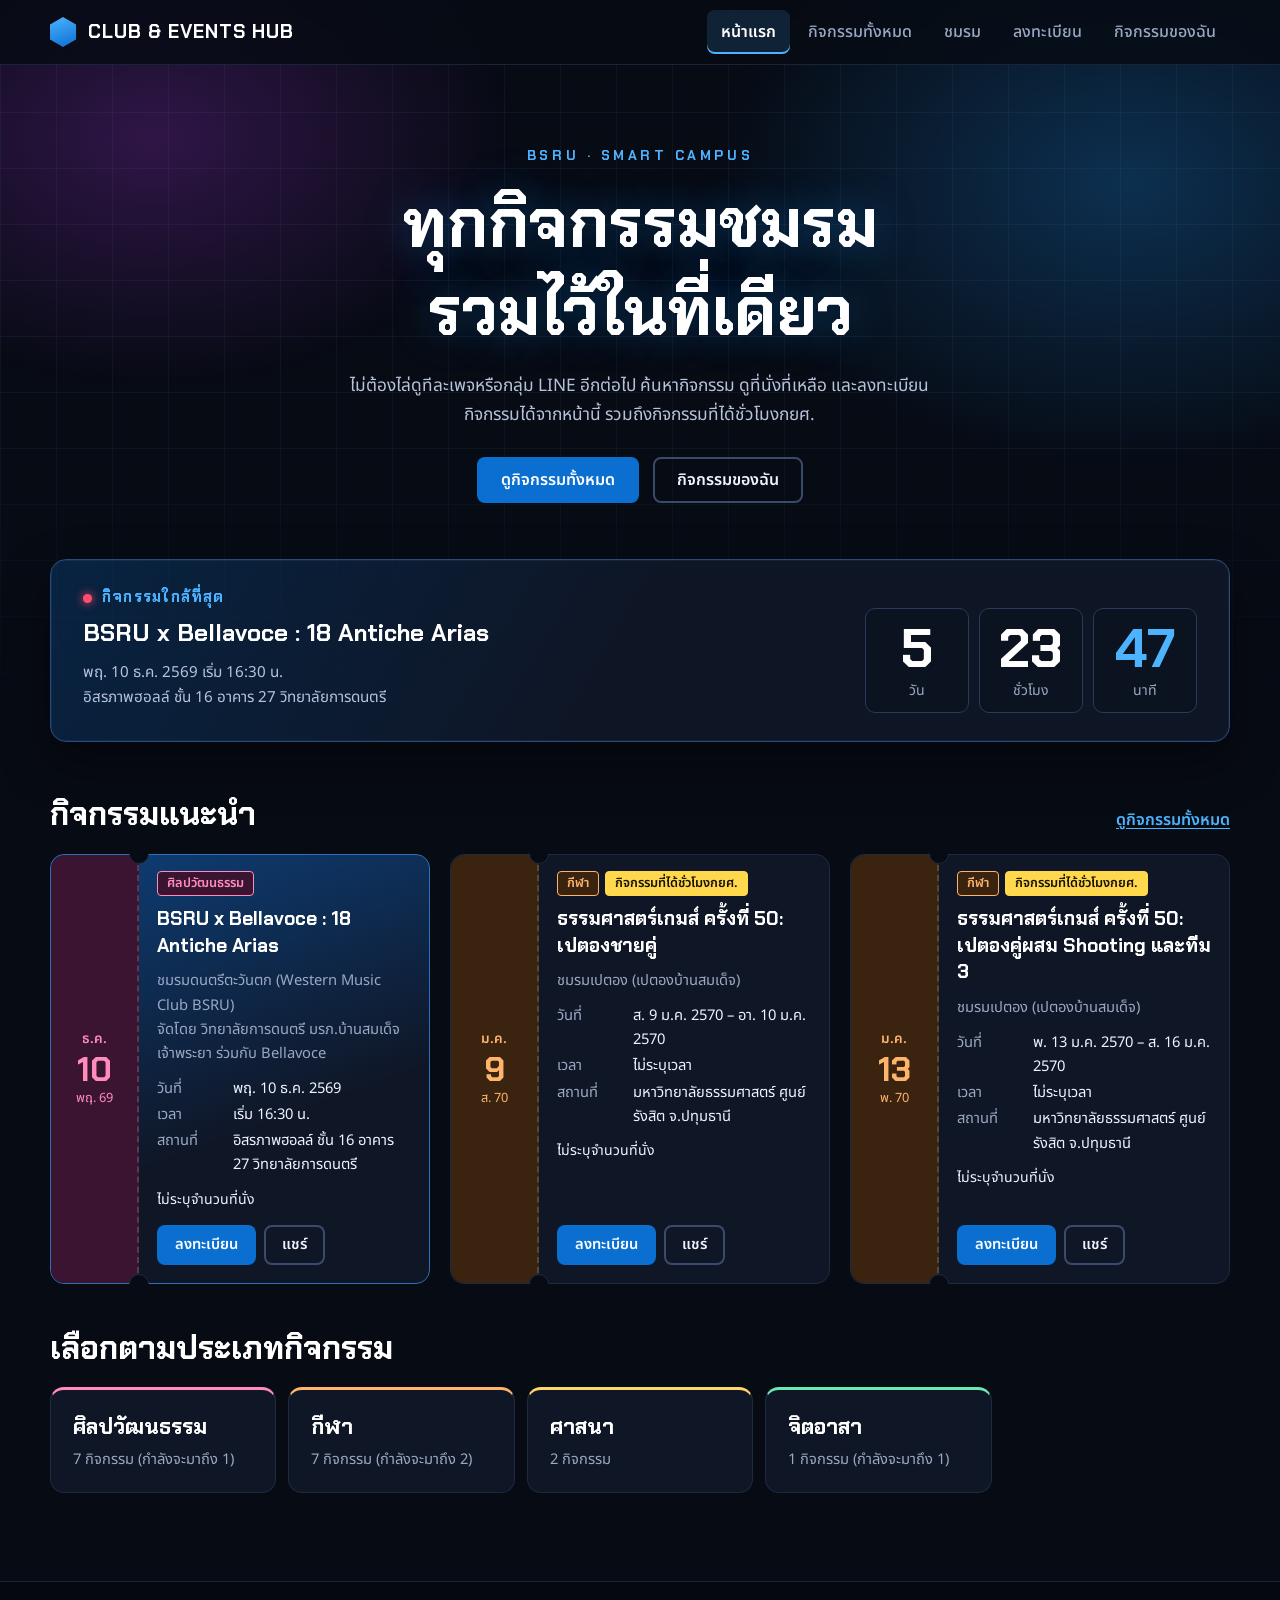
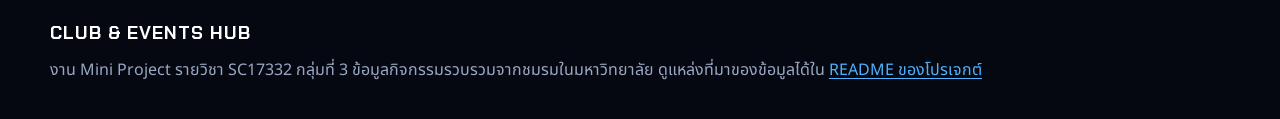
<file: index.html>
<!DOCTYPE html>
<!--
  =========================================================
  index.html — หน้าแรก Club & Events Hub
  รายวิชา SC17332 · Mini Project Smart Campus · กลุ่มที่ 3

  หน้านี้ทำอะไร
    1) นับถอยหลังถึงกิจกรรมถัดไป (F6)
       ถ้าเคยลงทะเบียนไว้ → นับถึงกิจกรรมถัดไปของฉัน
       ถ้ายังไม่เคย       → นับถึงกิจกรรมที่ใกล้ที่สุด
    2) กิจกรรมแนะนำ (กิจกรรมที่ featured = true ใน data/events.json)
    3) ลิงก์ลัดไปหน้ากิจกรรมแบบกรองตามประเภท

  ไฟล์ JavaScript ของหน้านี้: js/home.js (ใช้ฟังก์ชันร่วมจาก js/common.js)
  จุดที่ JavaScript เติมเนื้อหาให้มีคำว่า [JS] กำกับไว้ใน comment
  =========================================================
-->
<html lang="th">
<head>
  <meta charset="UTF-8">
  <meta name="viewport" content="width=device-width, initial-scale=1.0">
  <title>Club &amp; Events Hub — รวมกิจกรรมชมรมในมหาวิทยาลัย</title>
  <meta name="description" content="รวมกิจกรรมชมรมในมหาวิทยาลัย ค้นหา ลงทะเบียน และติดตามกิจกรรม รวมถึงกิจกรรมที่ได้ชั่วโมงกยศ.">

  <!-- ฟอนต์ Noto Sans Thai (เนื้อหา) และ Chakra Petch (หัวข้อ) เก็บไว้ในโฟลเดอร์ fonts/ ของเว็บเอง
       ไม่ต้องรอโหลด CSS จาก Google Fonts ก่อน หน้าเว็บจึงแสดงเร็วขึ้น (คะแนน Performance ใน Lighthouse)
       preload = บอกเบราว์เซอร์ให้เริ่มโหลดไฟล์ฟอนต์ทันที ส่วน @font-face อยู่ใน css/style.css -->
  <link rel="preload" href="fonts/chakra-petch-700-thai.woff2" as="font" type="font/woff2" crossorigin>
  <link rel="preload" href="fonts/noto-sans-thai-thai.woff2" as="font" type="font/woff2" crossorigin>
  <link rel="preload" href="fonts/noto-sans-thai-latin.woff2" as="font" type="font/woff2" crossorigin>
  <link rel="preload" href="fonts/chakra-petch-700-latin.woff2" as="font" type="font/woff2" crossorigin>

  <!-- CSS ไฟล์เดียวใช้ทุกหน้า (ข้อ T4: ห้าม inline style) -->
  <link rel="icon" href="images/favicon.svg" type="image/svg+xml">
  <link rel="stylesheet" href="css/style.css">
</head>
<body data-page="home">

  <!-- ลิงก์ข้ามเมนู: กด Tab ครั้งแรกจะเห็น ช่วยผู้ใช้คีย์บอร์ดไม่ต้องกด Tab ผ่านเมนูทุกครั้ง -->
  <a class="skip-link" href="#main">ข้ามไปเนื้อหาหลัก</a>

  <!-- ===== HEADER (เหมือนกันทุกหน้า ต่างกันแค่ aria-current) ===== -->
  <header class="site-header">
    <div class="container header-inner">
      <a class="logo" href="index.html">Club &amp; Events Hub</a>

      <!-- aria-current="page" บอกโปรแกรมอ่านหน้าจอว่าตอนนี้อยู่หน้าไหน และ CSS ใช้ทำเส้นใต้ค้าง -->
      <nav aria-label="เมนูหลัก">
        <ul class="nav-links">
          <li><a href="index.html" aria-current="page">หน้าแรก</a></li>
          <li><a href="events.html">กิจกรรมทั้งหมด</a></li>
          <li><a href="clubs.html">ชมรม</a></li>
          <li><a href="register.html">ลงทะเบียน</a></li>
          <!-- [JS] ตัวเลขจำนวนกิจกรรมที่ลงทะเบียนไว้ common.js อัปเดตจาก localStorage -->
          <li><a href="my-events.html">กิจกรรมของฉัน <span class="nav-badge" id="my-count" hidden>0</span></a></li>
        </ul>
      </nav>
    </div>
  </header>

  <main id="main">

    <!-- ===== HERO: ข้อความต้อนรับ + นับถอยหลัง ===== -->
    <section class="hero container" aria-labelledby="hero-title">
      <div class="hero-text">
        <p class="eyebrow">BSRU · SMART CAMPUS</p>
        <h1 id="hero-title">ทุกกิจกรรมชมรม<br>รวมไว้ในที่เดียว</h1>
        <p class="hero-lead">
          ไม่ต้องไล่ดูทีละเพจหรือกลุ่ม LINE อีกต่อไป ค้นหากิจกรรม ดูที่นั่งที่เหลือ
          และลงทะเบียนกิจกรรมได้จากหน้านี้ รวมถึงกิจกรรมที่ได้ชั่วโมงกยศ.
        </p>
        <div class="hero-actions">
          <a class="btn btn-primary" href="events.html">ดูกิจกรรมทั้งหมด</a>
          <a class="btn btn-ghost" href="my-events.html">กิจกรรมของฉัน</a>
        </div>
      </div>

      <!-- [JS] กล่องนับถอยหลัง (F6)
           common.js ฟังก์ชัน renderCountdown() เติมชื่อกิจกรรม วันเวลา และตัวเลข
           แล้วใช้ setInterval อัปเดตทุก 1 วินาที -->
      <section class="countdown-card" aria-labelledby="countdown-title">
        <h2 id="countdown-title" class="countdown-label">กิจกรรมใกล้ที่สุด</h2>
        <div id="countdown-box" aria-busy="true">
          <p class="countdown-status">กำลังโหลดกิจกรรม…</p>
        </div>
      </section>
    </section>

    <!-- ===== กิจกรรมแนะนำ ===== -->
    <section class="section container" aria-labelledby="featured-title">
      <div class="section-head">
        <h2 id="featured-title">กิจกรรมแนะนำ</h2>
        <a class="text-link" href="events.html">ดูกิจกรรมทั้งหมด</a>
      </div>

      <!-- [JS] การ์ดกิจกรรมสร้างจากข้อมูลใน data/events.json (F1) -->
      <div class="ticket-grid" id="featured-grid" aria-busy="true">
        <p class="grid-message">กำลังโหลดกิจกรรม…</p>
      </div>

      <noscript>
        <p class="grid-message">กรุณาเปิดใช้ JavaScript เพื่อดูรายการกิจกรรม</p>
      </noscript>
    </section>

    <!-- ===== เลือกตามประเภท ===== -->
    <section class="section container" aria-labelledby="types-title">
      <div class="section-head">
        <h2 id="types-title">เลือกตามประเภทกิจกรรม</h2>
      </div>
      <!-- [JS] สร้างลิงก์จากประเภทที่มีจริงในข้อมูล เช่น events.html?type=จิตอาสา -->
      <ul class="type-links" id="type-links"></ul>
    </section>

  </main>

  <!-- ===== FOOTER (เหมือนกันทุกหน้า) ===== -->
  <footer class="site-footer">
    <div class="container footer-inner">
      <p class="footer-title">Club &amp; Events Hub</p>
      <p>
        งาน Mini Project รายวิชา SC17332 กลุ่มที่ 3 ข้อมูลกิจกรรมรวบรวมจากชมรมในมหาวิทยาลัย
        ดูแหล่งที่มาของข้อมูลได้ใน
        <a href="https://github.com/lnwNika/smart-campus-club-events-hub#readme">README ของโปรเจกต์</a>
      </p>
    </div>
  </footer>

  <!-- [JS] กล่องแจ้งเตือนมุมล่าง role="status" ให้โปรแกรมอ่านหน้าจออ่านเมื่อข้อความเปลี่ยน -->
  <div class="notice" id="notice" role="status" aria-live="polite"></div>

  <!-- JavaScript: common.js ก่อน (ฟังก์ชันที่ใช้ร่วมกันทุกหน้า) แล้วตามด้วยไฟล์ของหน้านี้ -->
  <script src="js/common.js"></script>
  <script src="js/home.js"></script>
</body>
</html>
</file>
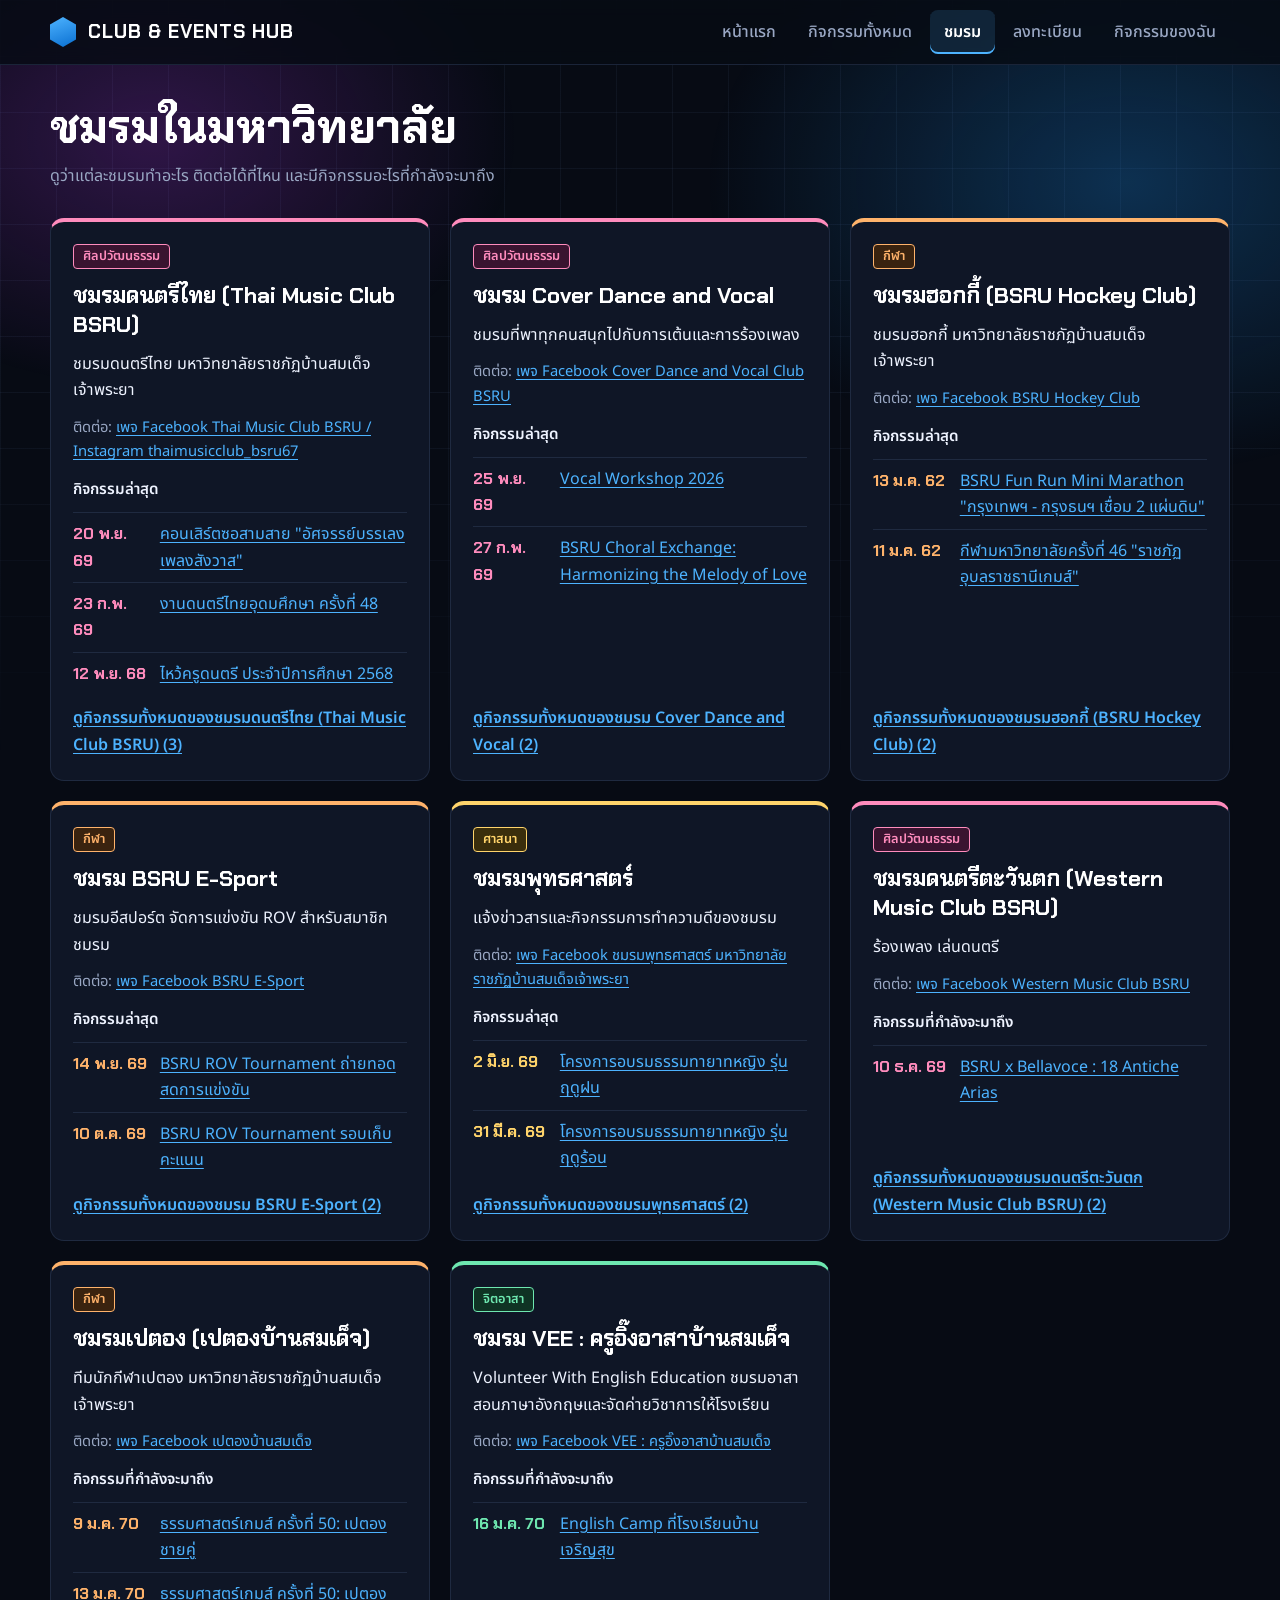
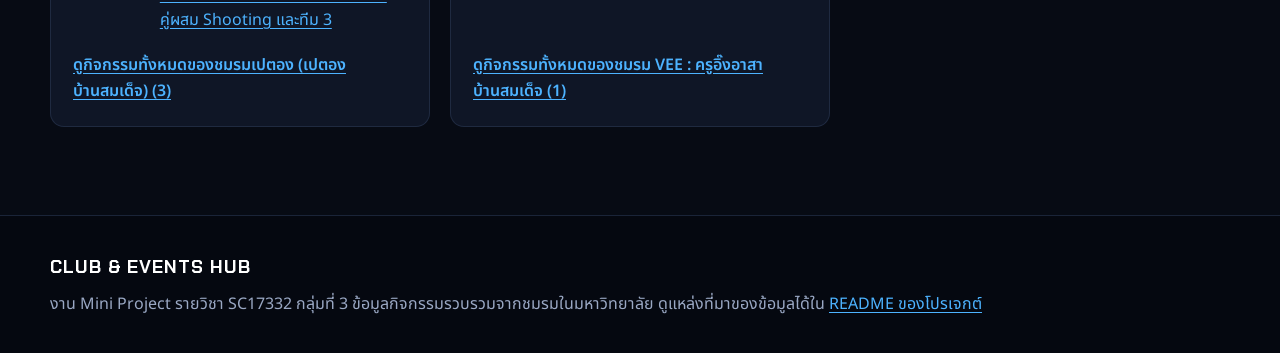
<file: clubs.html>
<!DOCTYPE html>
<!--
  =========================================================
  clubs.html — รายชื่อชมรมและกิจกรรมของแต่ละชมรม
  JavaScript: js/clubs.js
  การ์ดชมรมทั้งหมดสร้างจาก clubs และ events ใน data/events.json
  =========================================================
-->
<html lang="th">
<head>
  <meta charset="UTF-8">
  <meta name="viewport" content="width=device-width, initial-scale=1.0">
  <title>ชมรม — Club &amp; Events Hub</title>
  <meta name="description" content="รายชื่อชมรมในมหาวิทยาลัยและกิจกรรมที่กำลังจะมาถึงของแต่ละชมรม">
  <!-- ฟอนต์ Noto Sans Thai (เนื้อหา) และ Chakra Petch (หัวข้อ) เก็บไว้ในโฟลเดอร์ fonts/ ของเว็บเอง
       ไม่ต้องรอโหลด CSS จาก Google Fonts ก่อน หน้าเว็บจึงแสดงเร็วขึ้น (คะแนน Performance ใน Lighthouse)
       preload = บอกเบราว์เซอร์ให้เริ่มโหลดไฟล์ฟอนต์ทันที ส่วน @font-face อยู่ใน css/style.css -->
  <link rel="preload" href="fonts/chakra-petch-700-thai.woff2" as="font" type="font/woff2" crossorigin>
  <link rel="preload" href="fonts/noto-sans-thai-thai.woff2" as="font" type="font/woff2" crossorigin>
  <link rel="preload" href="fonts/noto-sans-thai-latin.woff2" as="font" type="font/woff2" crossorigin>
  <link rel="preload" href="fonts/chakra-petch-700-latin.woff2" as="font" type="font/woff2" crossorigin>
  <link rel="icon" href="images/favicon.svg" type="image/svg+xml">
  <link rel="stylesheet" href="css/style.css">
</head>
<body data-page="clubs">

  <a class="skip-link" href="#main">ข้ามไปเนื้อหาหลัก</a>

  <header class="site-header">
    <div class="container header-inner">
      <a class="logo" href="index.html">Club &amp; Events Hub</a>
      <nav aria-label="เมนูหลัก">
        <ul class="nav-links">
          <li><a href="index.html">หน้าแรก</a></li>
          <li><a href="events.html">กิจกรรมทั้งหมด</a></li>
          <li><a href="clubs.html" aria-current="page">ชมรม</a></li>
          <li><a href="register.html">ลงทะเบียน</a></li>
          <li><a href="my-events.html">กิจกรรมของฉัน <span class="nav-badge" id="my-count" hidden>0</span></a></li>
        </ul>
      </nav>
    </div>
  </header>

  <main id="main">

    <div class="page-head container">
      <h1>ชมรมในมหาวิทยาลัย</h1>
      <p>ดูว่าแต่ละชมรมทำอะไร ติดต่อได้ที่ไหน และมีกิจกรรมอะไรที่กำลังจะมาถึง</p>
    </div>

    <!-- [JS] การ์ดชมรม 1 ใบ = <article class="club"> มี <h2> ชื่อชมรม และรายการกิจกรรมเป็น <ul>
         ใช้ <article> เพราะแต่ละชมรมเป็นเนื้อหาที่สมบูรณ์ในตัวเอง -->
    <div class="club-grid container" id="club-grid" aria-busy="true">
      <p class="grid-message">กำลังโหลดรายชื่อชมรม…</p>
    </div>

    <noscript>
      <p class="grid-message">กรุณาเปิดใช้ JavaScript เพื่อดูรายชื่อชมรม</p>
    </noscript>

  </main>

  <footer class="site-footer">
    <div class="container footer-inner">
      <p class="footer-title">Club &amp; Events Hub</p>
      <p>
        งาน Mini Project รายวิชา SC17332 กลุ่มที่ 3 ข้อมูลกิจกรรมรวบรวมจากชมรมในมหาวิทยาลัย
        ดูแหล่งที่มาของข้อมูลได้ใน
        <a href="https://github.com/lnwNika/smart-campus-club-events-hub#readme">README ของโปรเจกต์</a>
      </p>
    </div>
  </footer>

  <div class="notice" id="notice" role="status" aria-live="polite"></div>

  <!-- JavaScript: common.js ก่อน (ฟังก์ชันที่ใช้ร่วมกันทุกหน้า) แล้วตามด้วยไฟล์ของหน้านี้ -->
  <script src="js/common.js"></script>
  <script src="js/clubs.js"></script>
</body>
</html>
</file>
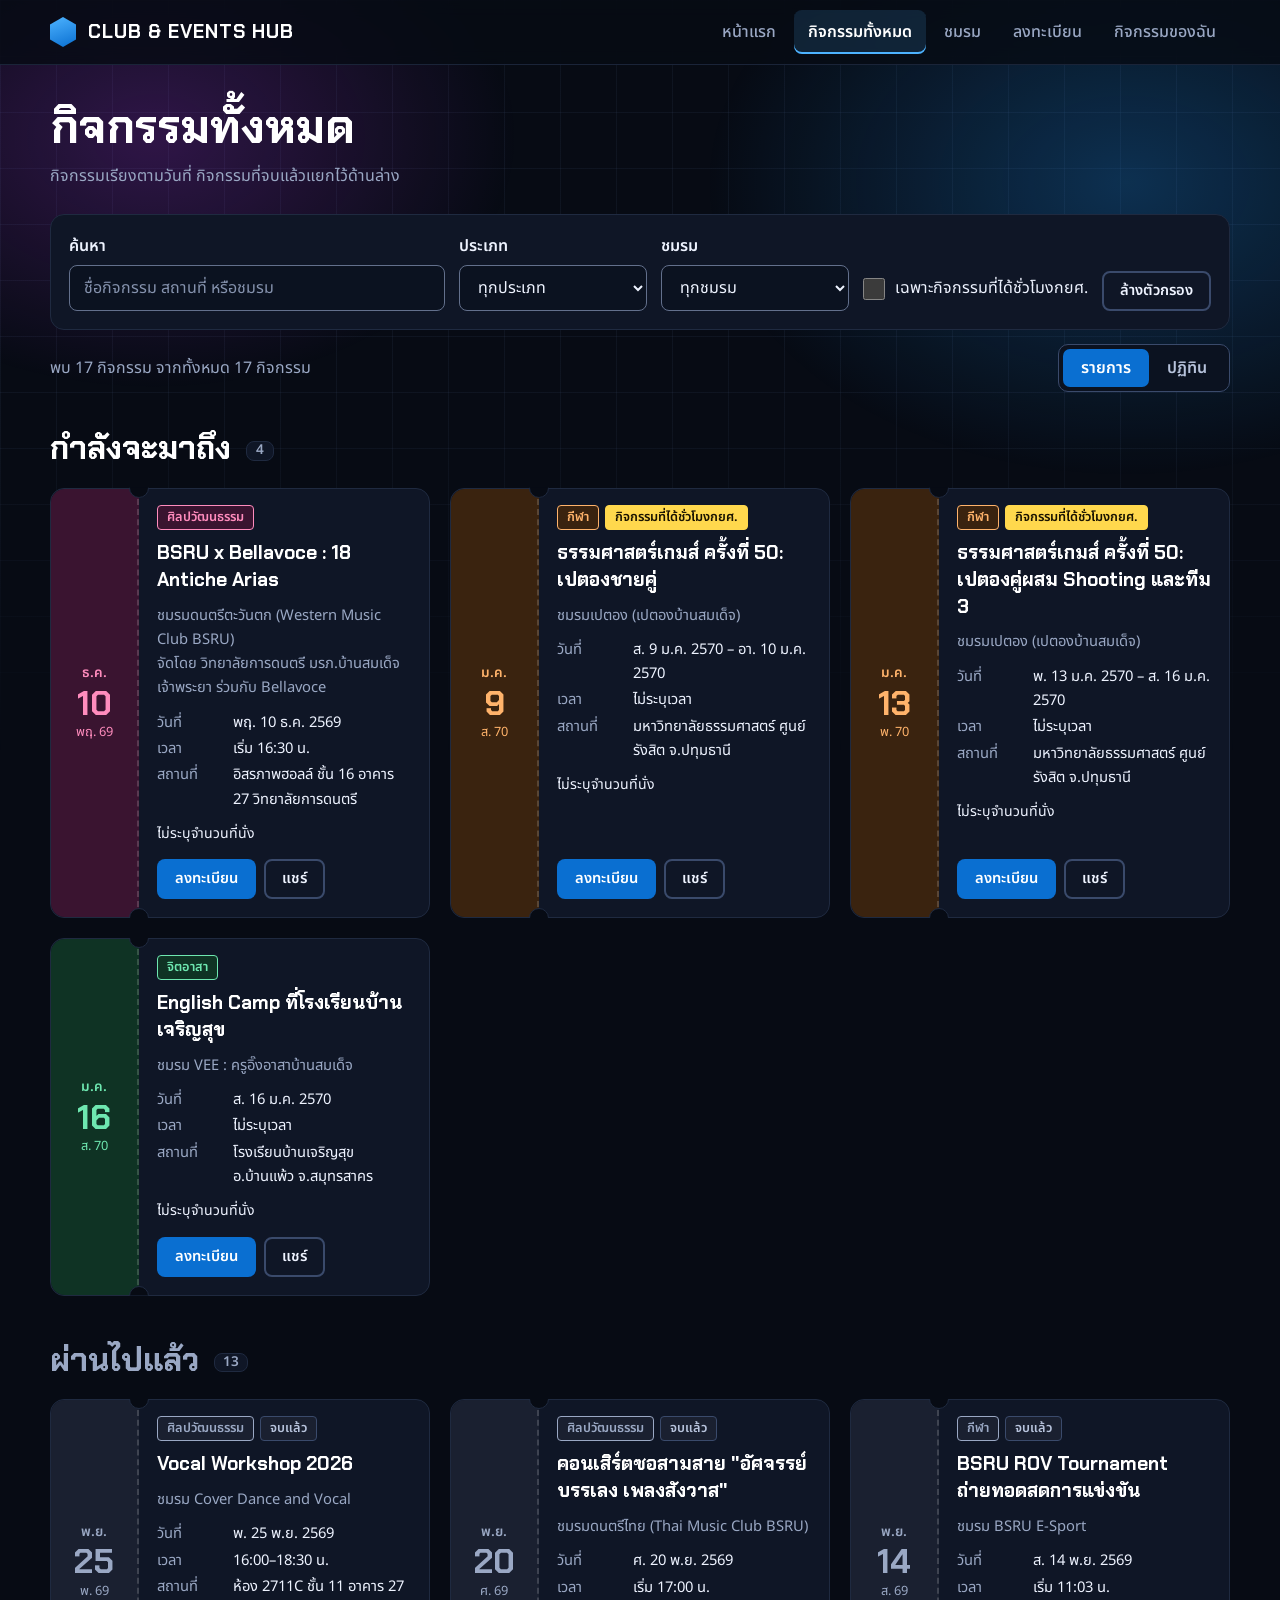
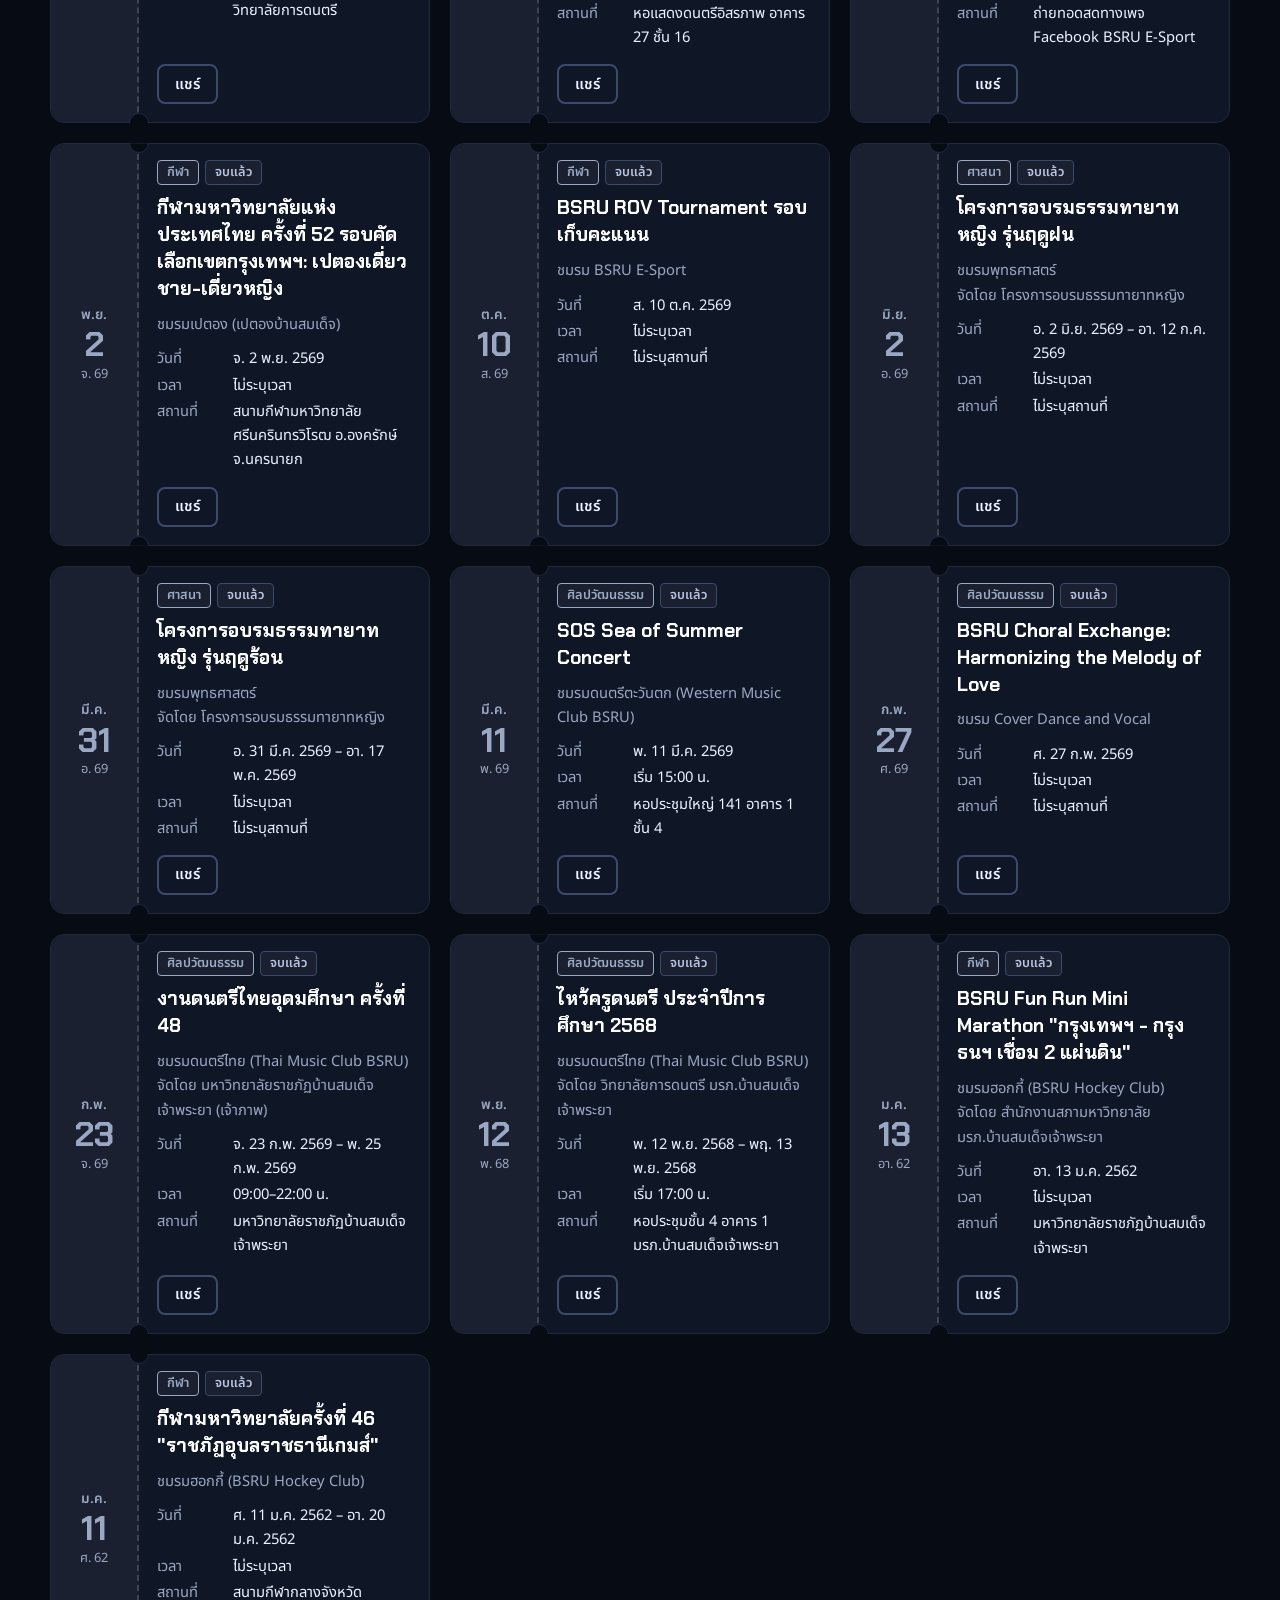
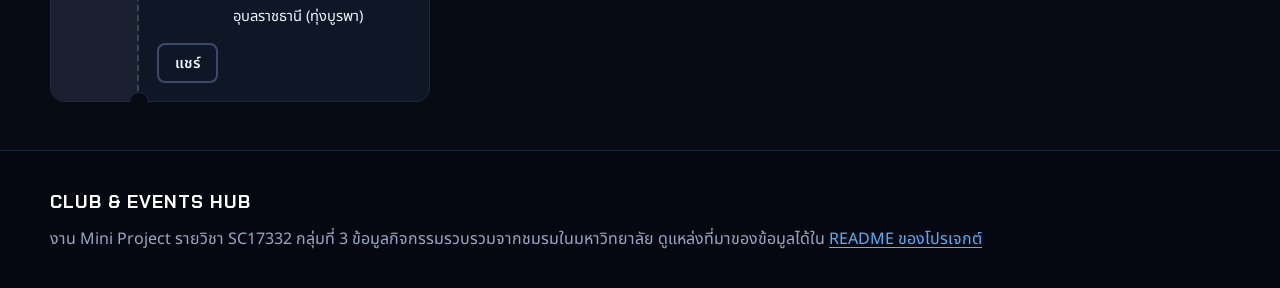
<file: events.html>
<!DOCTYPE html>
<!--
  =========================================================
  events.html — กิจกรรมทั้งหมด
  ฟีเจอร์: F1 (fetch + สร้างการ์ด), F2 (เรียงตามวันที่ แยกกำลังจะมาถึง/ผ่านไปแล้ว),
          F3 (ค้นหา + กรองตามประเภท ชมรม และกิจกรรมที่ได้ชั่วโมงกยศ.),
          ฟีเจอร์เสริม: ปฏิทินรายเดือน (CSS Grid) และปุ่มแชร์ (Clipboard API)
  JavaScript: js/events.js

  รับค่าจาก URL ได้ เช่น
    events.html?type=จิตอาสา     → เลือกประเภทให้ล่วงหน้า (ลิงก์จากหน้าแรก)
    events.html?club=c01         → เลือกชมรมให้ล่วงหน้า (ลิงก์จากหน้าชมรม)
    events.html#event-e006       → เลื่อนไปที่การ์ดกิจกรรมนั้น (ลิงก์จากปุ่มแชร์)
  =========================================================
-->
<html lang="th">
<head>
  <meta charset="UTF-8">
  <meta name="viewport" content="width=device-width, initial-scale=1.0">
  <title>กิจกรรมทั้งหมด — Club &amp; Events Hub</title>
  <meta name="description" content="ค้นหาและกรองกิจกรรมชมรมตามประเภท ชมรม และกิจกรรมที่ได้ชั่วโมงกยศ.">
  <!-- ฟอนต์ Noto Sans Thai (เนื้อหา) และ Chakra Petch (หัวข้อ) เก็บไว้ในโฟลเดอร์ fonts/ ของเว็บเอง
       ไม่ต้องรอโหลด CSS จาก Google Fonts ก่อน หน้าเว็บจึงแสดงเร็วขึ้น (คะแนน Performance ใน Lighthouse)
       preload = บอกเบราว์เซอร์ให้เริ่มโหลดไฟล์ฟอนต์ทันที ส่วน @font-face อยู่ใน css/style.css -->
  <link rel="preload" href="fonts/chakra-petch-700-thai.woff2" as="font" type="font/woff2" crossorigin>
  <link rel="preload" href="fonts/noto-sans-thai-thai.woff2" as="font" type="font/woff2" crossorigin>
  <link rel="preload" href="fonts/noto-sans-thai-latin.woff2" as="font" type="font/woff2" crossorigin>
  <link rel="preload" href="fonts/chakra-petch-700-latin.woff2" as="font" type="font/woff2" crossorigin>
  <link rel="icon" href="images/favicon.svg" type="image/svg+xml">
  <link rel="stylesheet" href="css/style.css">
</head>
<body data-page="events">

  <a class="skip-link" href="#main">ข้ามไปเนื้อหาหลัก</a>

  <header class="site-header">
    <div class="container header-inner">
      <a class="logo" href="index.html">Club &amp; Events Hub</a>
      <nav aria-label="เมนูหลัก">
        <ul class="nav-links">
          <li><a href="index.html">หน้าแรก</a></li>
          <li><a href="events.html" aria-current="page">กิจกรรมทั้งหมด</a></li>
          <li><a href="clubs.html">ชมรม</a></li>
          <li><a href="register.html">ลงทะเบียน</a></li>
          <li><a href="my-events.html">กิจกรรมของฉัน <span class="nav-badge" id="my-count" hidden>0</span></a></li>
        </ul>
      </nav>
    </div>
  </header>

  <main id="main">

    <div class="page-head container">
      <h1>กิจกรรมทั้งหมด</h1>
      <p>กิจกรรมเรียงตามวันที่ กิจกรรมที่จบแล้วแยกไว้ด้านล่าง</p>
    </div>

    <!-- ===== ค้นหาและตัวกรอง (F3) ===== -->
    <section class="filters container" aria-labelledby="filter-title">
      <!-- หัวข้อนี้ซ่อนจากสายตา แต่โปรแกรมอ่านหน้าจออ่านได้ ทำให้ลำดับ heading ไม่ข้ามจาก h1 ไป h3 -->
      <h2 id="filter-title" class="visually-hidden">ค้นหาและกรองกิจกรรม</h2>

      <!-- role="search" = ฟอร์มนี้คือส่วนค้นหา
           JS กรองทันทีที่พิมพ์หรือเปลี่ยนค่า (event "input") และกัน submit ไม่ให้โหลดหน้าใหม่ -->
      <form class="filter-form" id="filter-form" role="search">
        <div class="field field-search">
          <label for="q">ค้นหา</label>
          <input type="search" id="q" name="q" placeholder="ชื่อกิจกรรม สถานที่ หรือชมรม" autocomplete="off">
        </div>

        <div class="field">
          <label for="type">ประเภท</label>
          <!-- [JS] option ประเภทสร้างจากข้อมูลจริง -->
          <select id="type" name="type">
            <option value="">ทุกประเภท</option>
          </select>
        </div>

        <div class="field">
          <label for="club">ชมรม</label>
          <!-- [JS] option ชมรมสร้างจาก clubs ในข้อมูล -->
          <select id="club" name="club">
            <option value="">ทุกชมรม</option>
          </select>
        </div>

        <div class="field field-check">
          <input type="checkbox" id="hours-only" name="hours">
          <label for="hours-only">เฉพาะกิจกรรมที่ได้ชั่วโมงกยศ.</label>
        </div>

        <button type="button" class="btn btn-ghost btn-small" id="clear-filters">ล้างตัวกรอง</button>
      </form>

      <div class="filter-foot">
        <!-- [JS] aria-live="polite" ให้โปรแกรมอ่านหน้าจอบอกจำนวนผลลัพธ์ทุกครั้งที่กรอง -->
        <p class="result-count" id="result-count" aria-live="polite"></p>

        <!-- ปุ่มสลับมุมมอง aria-pressed บอกว่าปุ่มไหนถูกเลือกอยู่ (JS เปลี่ยนค่าให้) -->
        <div class="view-toggle" role="group" aria-label="รูปแบบการแสดงผล">
          <button type="button" data-view="list" aria-pressed="true">รายการ</button>
          <button type="button" data-view="calendar" aria-pressed="false">ปฏิทิน</button>
        </div>
      </div>
    </section>

    <!-- ===== มุมมองรายการ (F2) ===== -->
    <div id="list-view" class="container">
      <section class="section" aria-labelledby="upcoming-title">
        <div class="section-head">
          <h2 id="upcoming-title">กำลังจะมาถึง</h2>
        </div>
        <div class="ticket-grid" id="upcoming-grid" aria-busy="true">
          <p class="grid-message">กำลังโหลดกิจกรรม…</p>
        </div>
      </section>

      <section class="section section-past" aria-labelledby="past-title">
        <div class="section-head">
          <h2 id="past-title">ผ่านไปแล้ว</h2>
        </div>
        <div class="ticket-grid" id="past-grid"></div>
      </section>

      <noscript>
        <p class="grid-message">กรุณาเปิดใช้ JavaScript เพื่อดูรายการกิจกรรม</p>
      </noscript>
    </div>

    <!-- ===== มุมมองปฏิทิน (ฟีเจอร์เสริม) =====
         ซ่อนไว้ก่อนด้วย hidden จนกว่าผู้ใช้กดปุ่ม "ปฏิทิน"
         ตารางวันใช้ CSS Grid 7 คอลัมน์ (ดู .cal-grid ใน style.css) -->
    <section id="calendar-view" class="calendar container" aria-labelledby="cal-title" hidden>
      <div class="cal-head">
        <button type="button" class="icon-btn" id="cal-prev" aria-label="เดือนก่อนหน้า">‹</button>
        <!-- [JS] ชื่อเดือน เช่น "พฤศจิกายน 2569" -->
        <h2 id="cal-title" aria-live="polite">ปฏิทินกิจกรรม</h2>
        <button type="button" class="icon-btn" id="cal-next" aria-label="เดือนถัดไป">›</button>
      </div>

      <!-- ชื่อวันเป็นแค่หัวคอลัมน์สำหรับสายตา โปรแกรมอ่านหน้าจอจะได้วันที่เต็มจากแต่ละช่องแทน -->
      <ol class="cal-weekdays" aria-hidden="true">
        <li>อา</li><li>จ</li><li>อ</li><li>พ</li><li>พฤ</li><li>ศ</li><li>ส</li>
      </ol>

      <!-- [JS] ช่องวันของเดือน 1 ช่อง = 1 วัน -->
      <ol class="cal-grid" id="cal-grid"></ol>
      <p class="cal-note">กดชื่อกิจกรรมในปฏิทินเพื่อดูรายละเอียดและลงทะเบียน</p>
    </section>

  </main>

  <footer class="site-footer">
    <div class="container footer-inner">
      <p class="footer-title">Club &amp; Events Hub</p>
      <p>
        งาน Mini Project รายวิชา SC17332 กลุ่มที่ 3 ข้อมูลกิจกรรมรวบรวมจากชมรมในมหาวิทยาลัย
        ดูแหล่งที่มาของข้อมูลได้ใน
        <a href="https://github.com/lnwNika/smart-campus-club-events-hub#readme">README ของโปรเจกต์</a>
      </p>
    </div>
  </footer>

  <div class="notice" id="notice" role="status" aria-live="polite"></div>

  <!-- JavaScript: common.js ก่อน (ฟังก์ชันที่ใช้ร่วมกันทุกหน้า) แล้วตามด้วยไฟล์ของหน้านี้ -->
  <script src="js/common.js"></script>
  <script src="js/events.js"></script>
</body>
</html>
</file>
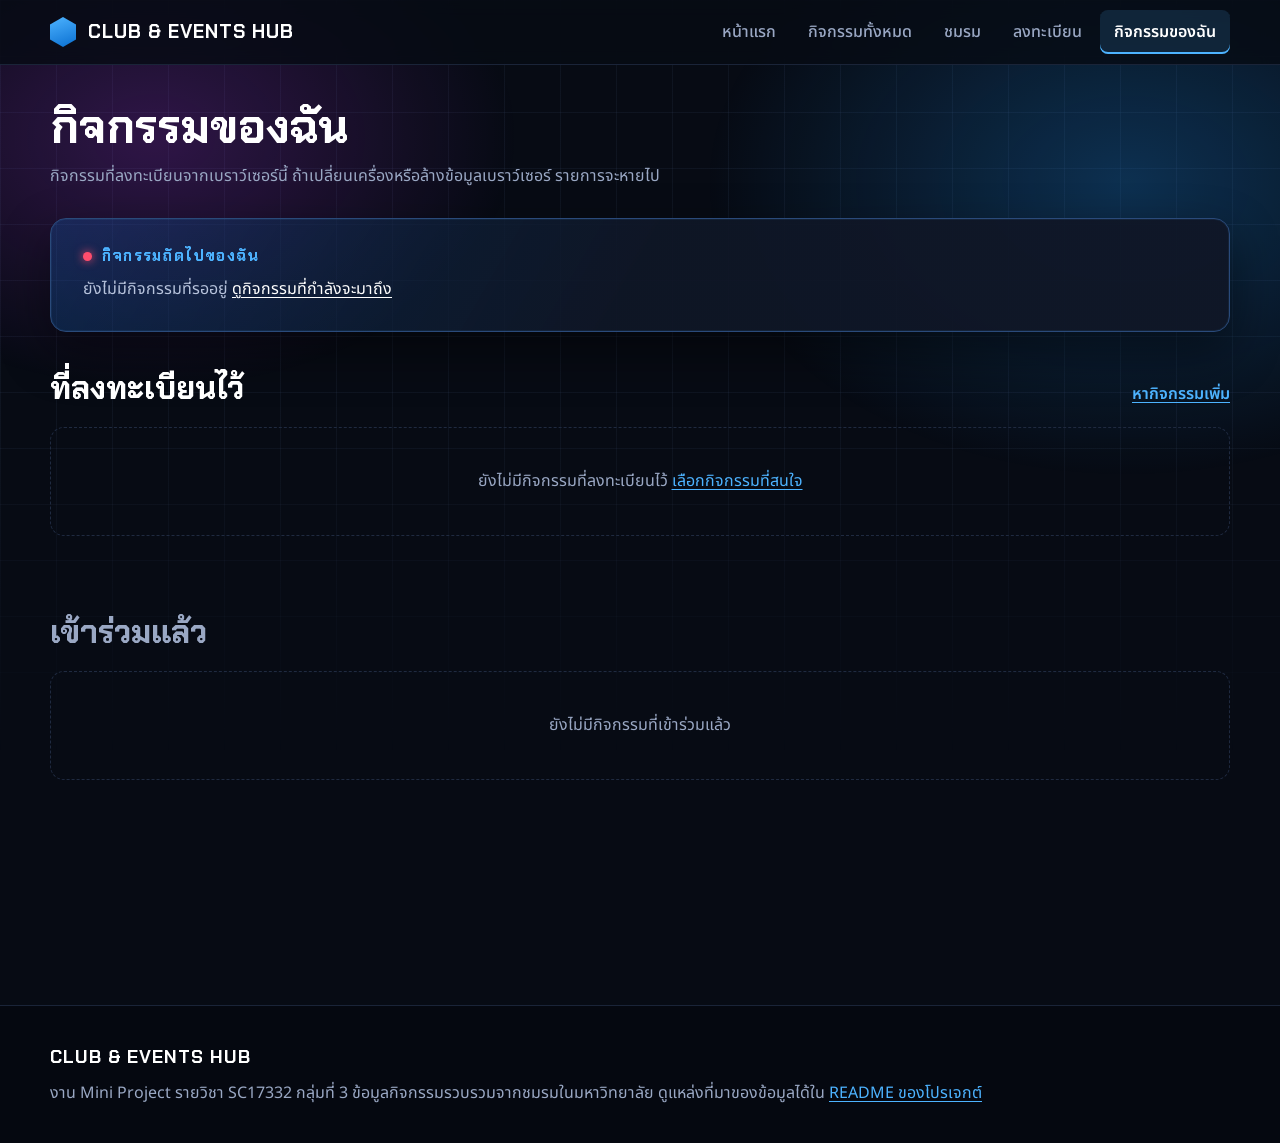
<file: my-events.html>
<!DOCTYPE html>
<!--
  =========================================================
  my-events.html — กิจกรรมของฉัน (F5, F6)
  JavaScript: js/my-events.js

  ข้อมูลการลงทะเบียนอ่านจาก localStorage (key "ceh-registrations")
  แล้วจับคู่กับรายละเอียดกิจกรรมจาก data/events.json ด้วย eventId
  =========================================================
-->
<html lang="th">
<head>
  <meta charset="UTF-8">
  <meta name="viewport" content="width=device-width, initial-scale=1.0">
  <title>กิจกรรมของฉัน — Club &amp; Events Hub</title>
  <meta name="description" content="กิจกรรมที่ลงทะเบียนไว้ นับถอยหลังถึงกิจกรรมถัดไป และยกเลิกการลงทะเบียน">
  <!-- ฟอนต์ Noto Sans Thai (เนื้อหา) และ Chakra Petch (หัวข้อ) เก็บไว้ในโฟลเดอร์ fonts/ ของเว็บเอง
       ไม่ต้องรอโหลด CSS จาก Google Fonts ก่อน หน้าเว็บจึงแสดงเร็วขึ้น (คะแนน Performance ใน Lighthouse)
       preload = บอกเบราว์เซอร์ให้เริ่มโหลดไฟล์ฟอนต์ทันที ส่วน @font-face อยู่ใน css/style.css -->
  <link rel="preload" href="fonts/chakra-petch-700-thai.woff2" as="font" type="font/woff2" crossorigin>
  <link rel="preload" href="fonts/noto-sans-thai-thai.woff2" as="font" type="font/woff2" crossorigin>
  <link rel="preload" href="fonts/noto-sans-thai-latin.woff2" as="font" type="font/woff2" crossorigin>
  <link rel="preload" href="fonts/chakra-petch-700-latin.woff2" as="font" type="font/woff2" crossorigin>
  <link rel="icon" href="images/favicon.svg" type="image/svg+xml">
  <link rel="stylesheet" href="css/style.css">
</head>
<body data-page="my-events">

  <a class="skip-link" href="#main">ข้ามไปเนื้อหาหลัก</a>

  <header class="site-header">
    <div class="container header-inner">
      <a class="logo" href="index.html">Club &amp; Events Hub</a>
      <nav aria-label="เมนูหลัก">
        <ul class="nav-links">
          <li><a href="index.html">หน้าแรก</a></li>
          <li><a href="events.html">กิจกรรมทั้งหมด</a></li>
          <li><a href="clubs.html">ชมรม</a></li>
          <li><a href="register.html">ลงทะเบียน</a></li>
          <li><a href="my-events.html" aria-current="page">กิจกรรมของฉัน <span class="nav-badge" id="my-count" hidden>0</span></a></li>
        </ul>
      </nav>
    </div>
  </header>

  <main id="main">

    <div class="page-head container">
      <h1>กิจกรรมของฉัน</h1>
      <p>กิจกรรมที่ลงทะเบียนจากเบราว์เซอร์นี้ ถ้าเปลี่ยนเครื่องหรือล้างข้อมูลเบราว์เซอร์ รายการจะหายไป</p>
    </div>

    <div class="my-top container">
      <!-- นับถอยหลังถึงกิจกรรมถัดไปของฉัน (F6) ใช้ฟังก์ชันเดียวกับหน้าแรก -->
      <section class="countdown-card" aria-labelledby="countdown-title">
        <h2 id="countdown-title" class="countdown-label">กิจกรรมถัดไปของฉัน</h2>
        <div id="countdown-box" aria-busy="true">
          <p class="countdown-status">กำลังโหลดกิจกรรม…</p>
        </div>
      </section>
    </div>

    <div class="container">
      <section class="section" aria-labelledby="my-upcoming-title">
        <div class="section-head">
          <!-- tabindex="-1" ให้ JS ย้ายโฟกัสมาที่หัวข้อนี้ได้หลังยกเลิก (ปุ่มที่กดหายไปแล้ว) -->
          <h2 id="my-upcoming-title" tabindex="-1">ที่ลงทะเบียนไว้</h2>
          <a class="text-link" href="events.html">หากิจกรรมเพิ่ม</a>
        </div>
        <!-- [JS] รายการกิจกรรมที่ยังไม่จบ พร้อมปุ่มยกเลิก (ถามยืนยันก่อน) -->
        <ul class="my-list" id="my-upcoming" aria-busy="true">
          <li class="grid-message">กำลังโหลดรายการ…</li>
        </ul>
      </section>

      <section class="section section-past" aria-labelledby="my-past-title">
        <div class="section-head">
          <h2 id="my-past-title">เข้าร่วมแล้ว</h2>
        </div>
        <!-- [JS] กิจกรรมที่จบแล้ว (ยกเลิกไม่ได้) -->
        <ul class="my-list" id="my-past"></ul>
      </section>
    </div>

  </main>

  <footer class="site-footer">
    <div class="container footer-inner">
      <p class="footer-title">Club &amp; Events Hub</p>
      <p>
        งาน Mini Project รายวิชา SC17332 กลุ่มที่ 3 ข้อมูลกิจกรรมรวบรวมจากชมรมในมหาวิทยาลัย
        ดูแหล่งที่มาของข้อมูลได้ใน
        <a href="https://github.com/lnwNika/smart-campus-club-events-hub#readme">README ของโปรเจกต์</a>
      </p>
    </div>
  </footer>

  <div class="notice" id="notice" role="status" aria-live="polite"></div>

  <!-- JavaScript: common.js ก่อน (ฟังก์ชันที่ใช้ร่วมกันทุกหน้า) แล้วตามด้วยไฟล์ของหน้านี้ -->
  <script src="js/common.js"></script>
  <script src="js/my-events.js"></script>
</body>
</html>
</file>
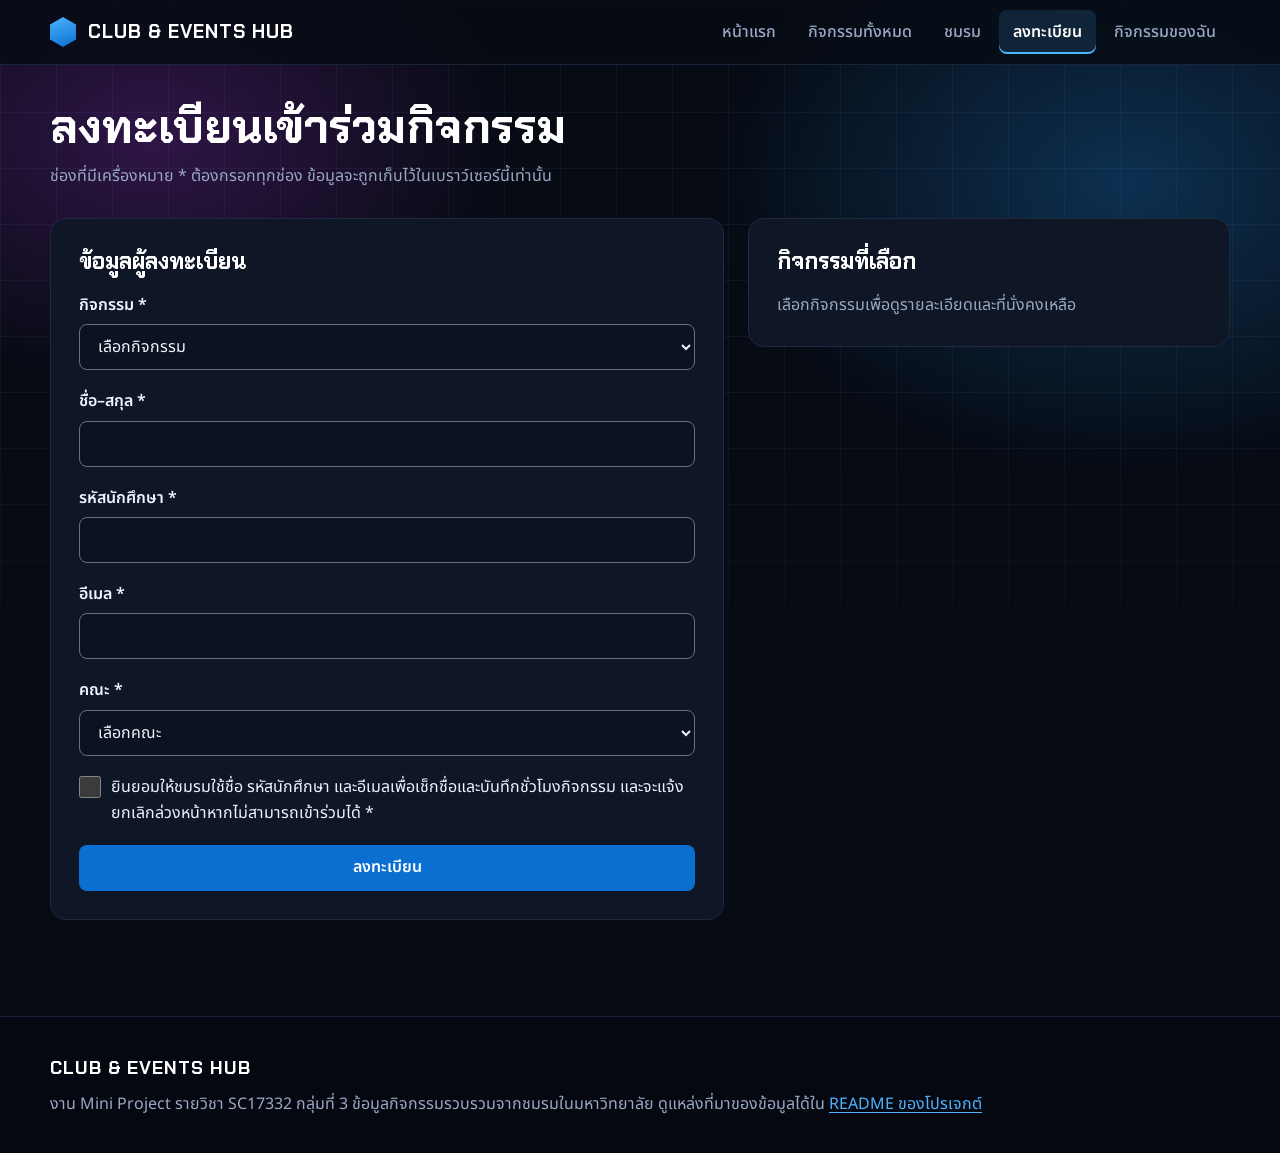
<file: register.html>
<!DOCTYPE html>
<!--
  =========================================================
  register.html — ฟอร์มลงทะเบียนเข้าร่วมกิจกรรม (F4, F5)
  JavaScript: js/register.js

  validation 2 ชั้น (ข้อ T2)
    ชั้นที่ 1 HTML : required, pattern, type="email", minlength
    ชั้นที่ 2 JS   : อ่านผลจาก HTML (input.validity) แล้วแสดงข้อความภาษาไทยที่เข้าใจง่าย
                     + กฎที่ HTML ทำเองไม่ได้: ห้ามลงทะเบียนซ้ำ ห้ามเกินที่นั่ง ห้ามลงกิจกรรมที่เริ่มแล้ว

  ทำไมใส่ novalidate ที่ <form>?
    ถ้าไม่ใส่ เบราว์เซอร์จะแสดงกล่องเตือนของตัวเอง (หน้าตาต่างกันแต่ละเบราว์เซอร์ และหายเร็ว)
    novalidate ปิดแค่ "กล่องเตือน" แต่ attribute required/pattern ยังทำงาน
    JS จึงยังเช็กได้ด้วย input.validity.valueMissing, patternMismatch ฯลฯ

  รับค่าจาก URL: register.html?event=e006 → เลือกกิจกรรม e006 ให้ล่วงหน้า
  =========================================================
-->
<html lang="th">
<head>
  <meta charset="UTF-8">
  <meta name="viewport" content="width=device-width, initial-scale=1.0">
  <title>ลงทะเบียนเข้าร่วมกิจกรรม — Club &amp; Events Hub</title>
  <meta name="description" content="ลงทะเบียนเข้าร่วมกิจกรรมชมรมและดูจำนวนที่นั่งคงเหลือ">
  <!-- ฟอนต์ Noto Sans Thai (เนื้อหา) และ Chakra Petch (หัวข้อ) เก็บไว้ในโฟลเดอร์ fonts/ ของเว็บเอง
       ไม่ต้องรอโหลด CSS จาก Google Fonts ก่อน หน้าเว็บจึงแสดงเร็วขึ้น (คะแนน Performance ใน Lighthouse)
       preload = บอกเบราว์เซอร์ให้เริ่มโหลดไฟล์ฟอนต์ทันที ส่วน @font-face อยู่ใน css/style.css -->
  <link rel="preload" href="fonts/chakra-petch-700-thai.woff2" as="font" type="font/woff2" crossorigin>
  <link rel="preload" href="fonts/noto-sans-thai-thai.woff2" as="font" type="font/woff2" crossorigin>
  <link rel="preload" href="fonts/noto-sans-thai-latin.woff2" as="font" type="font/woff2" crossorigin>
  <link rel="preload" href="fonts/chakra-petch-700-latin.woff2" as="font" type="font/woff2" crossorigin>
  <link rel="icon" href="images/favicon.svg" type="image/svg+xml">
  <link rel="stylesheet" href="css/style.css">
</head>
<body data-page="register">

  <a class="skip-link" href="#main">ข้ามไปเนื้อหาหลัก</a>

  <header class="site-header">
    <div class="container header-inner">
      <a class="logo" href="index.html">Club &amp; Events Hub</a>
      <nav aria-label="เมนูหลัก">
        <ul class="nav-links">
          <li><a href="index.html">หน้าแรก</a></li>
          <li><a href="events.html">กิจกรรมทั้งหมด</a></li>
          <li><a href="clubs.html">ชมรม</a></li>
          <li><a href="register.html" aria-current="page">ลงทะเบียน</a></li>
          <li><a href="my-events.html">กิจกรรมของฉัน <span class="nav-badge" id="my-count" hidden>0</span></a></li>
        </ul>
      </nav>
    </div>
  </header>

  <main id="main">

    <div class="page-head container">
      <h1>ลงทะเบียนเข้าร่วมกิจกรรม</h1>
      <p>ช่องที่มีเครื่องหมาย * ต้องกรอกทุกช่อง ข้อมูลจะถูกเก็บไว้ในเบราว์เซอร์นี้เท่านั้น</p>
    </div>

    <div class="register-layout container">

      <!-- ===== ฟอร์ม ===== -->
      <section class="form-card" aria-labelledby="form-title">
        <h2 id="form-title">ข้อมูลผู้ลงทะเบียน</h2>

        <!-- [JS] กล่องแจ้งผลเมื่อลงทะเบียนสำเร็จ
             tabindex="-1" ทำให้ JS ย้ายโฟกัสมาที่กล่องนี้ได้ โปรแกรมอ่านหน้าจอจะอ่านข้อความทันที -->
        <div class="form-success" id="form-success" tabindex="-1" hidden></div>

        <!-- [JS] สรุปข้อผิดพลาดด้านบนฟอร์ม เมื่อกดส่งแล้วมีช่องที่ยังไม่ถูกต้อง -->
        <p class="form-alert" id="form-alert" role="alert" hidden></p>

        <form id="register-form" novalidate>

          <!-- กิจกรรม: <select> เหมาะเพราะผู้ใช้เลือกจากรายการที่มีอยู่แล้ว ไม่ต้องพิมพ์เอง -->
          <div class="field">
            <label for="event">กิจกรรม *</label>
            <!-- aria-describedby ผูกข้อความแสดงข้อผิดพลาดกับช่อง โปรแกรมอ่านหน้าจอจะอ่านต่อจากชื่อช่อง -->
            <select id="event" name="event" required aria-describedby="event-error">
              <option value="">กำลังโหลดกิจกรรม…</option>
            </select>
            <p class="field-error" id="event-error"></p>
          </div>

          <div class="field">
            <label for="full-name">ชื่อ–สกุล *</label>
            <!-- autocomplete="name" ให้เบราว์เซอร์เติมชื่อให้ได้ (ช่วยผู้ใช้และได้คะแนน accessibility) -->
            <input type="text" id="full-name" name="fullName" required minlength="4" maxlength="100"
                   autocomplete="name" aria-describedby="full-name-error">
            <p class="field-error" id="full-name-error"></p>
          </div>

          <div class="field">
            <label for="student-id">รหัสนักศึกษา *</label>
            <!-- pattern="[0-9]{10}" = รหัสนักศึกษาเป็นตัวเลข 10 หลัก
                 register.js อ่าน pattern จาก attribute นี้โดยตรง แก้ที่นี่ที่เดียวพอ

                 inputmode="numeric" = มือถือแสดงแป้นตัวเลข
                 ใช้ type="text" ไม่ใช้ type="number" เพราะรหัสอาจขึ้นต้นด้วย 0 และไม่ใช่ตัวเลขที่เอาไปคำนวณ -->
            <input type="text" id="student-id" name="studentId" required pattern="[0-9]{10}"
                   inputmode="numeric" maxlength="10" autocomplete="off"
                   aria-describedby="student-id-error">
            <p class="field-error" id="student-id-error"></p>
          </div>

          <div class="field">
            <label for="email">อีเมล *</label>
            <!-- type="email" เบราว์เซอร์ตรวจรูปแบบอีเมลให้ และมือถือแสดงแป้นที่มี @ -->
            <input type="email" id="email" name="email" required autocomplete="email"
                   aria-describedby="email-error">
            <p class="field-error" id="email-error"></p>
          </div>

          <div class="field">
            <label for="faculty">คณะ *</label>
            <select id="faculty" name="faculty" required aria-describedby="faculty-error">
              <option value="">เลือกคณะ</option>
              <option>คณะวิทยาศาสตร์และเทคโนโลยี</option>
              <option>คณะวิศวกรรมศาสตร์และเทคโนโลยีอุตสาหกรรม</option>
              <option>คณะวิทยาลัยการดนตรี</option>
              <option>คณะวิทยาการจัดการ</option>
              <option>คณะมนุษยศาสตร์และสังคมศาสตร์</option>
              <option>คณะครุศาสตร์</option>
              <option>คณะพยาบาลศาสตร์</option>
              <option>คณะสหเวชศาสตร์</option>
            </select>
            <p class="field-error" id="faculty-error"></p>
          </div>

          <div class="field field-check">
            <input type="checkbox" id="accept" name="accept" required aria-describedby="accept-error">
            <label for="accept">
              ยินยอมให้ชมรมใช้ชื่อ รหัสนักศึกษา และอีเมลเพื่อเช็กชื่อและบันทึกชั่วโมงกิจกรรม
              และจะแจ้งยกเลิกล่วงหน้าหากไม่สามารถเข้าร่วมได้ *
            </label>
            <p class="field-error" id="accept-error"></p>
          </div>

          <button type="submit" class="btn btn-primary btn-block">ลงทะเบียน</button>
        </form>
      </section>

      <!-- ===== สรุปกิจกรรมที่เลือก (F5 ที่นั่งคงเหลือ) =====
           <aside> = เนื้อหาเสริมที่เกี่ยวข้องกับเนื้อหาหลัก -->
      <aside class="event-summary" aria-labelledby="summary-title">
        <h2 id="summary-title">กิจกรรมที่เลือก</h2>
        <!-- [JS] เปลี่ยนตามกิจกรรมที่เลือกในฟอร์ม aria-live ให้อ่านที่นั่งคงเหลือเมื่อเปลี่ยน -->
        <div id="event-summary" aria-live="polite">
          <p class="muted">เลือกกิจกรรมเพื่อดูรายละเอียดและที่นั่งคงเหลือ</p>
        </div>
      </aside>

    </div>
  </main>

  <footer class="site-footer">
    <div class="container footer-inner">
      <p class="footer-title">Club &amp; Events Hub</p>
      <p>
        งาน Mini Project รายวิชา SC17332 กลุ่มที่ 3 ข้อมูลกิจกรรมรวบรวมจากชมรมในมหาวิทยาลัย
        ดูแหล่งที่มาของข้อมูลได้ใน
        <a href="https://github.com/lnwNika/smart-campus-club-events-hub#readme">README ของโปรเจกต์</a>
      </p>
    </div>
  </footer>

  <div class="notice" id="notice" role="status" aria-live="polite"></div>

  <!-- JavaScript: common.js ก่อน (ฟังก์ชันที่ใช้ร่วมกันทุกหน้า) แล้วตามด้วยไฟล์ของหน้านี้ -->
  <script src="js/common.js"></script>
  <script src="js/register.js"></script>
</body>
</html>
</file>
<file: css/style.css>
/* =========================================================
   style.css — Club & Events Hub (ใช้ร่วมกันทุกหน้า)
   รายวิชา SC17332 · Mini Project Smart Campus · กลุ่มที่ 3

   แนวคิดดีไซน์: ธีมมืดแบบเว็บเกม (พื้นกรมท่าเข้ม เส้นตาราง แสงเรืองสีฟ้า-ม่วง ปุ่มสีฟ้า)
   การ์ดกิจกรรมทำเป็น "ตั๋ว" มีต้นขั้วบอกวันที่ด้านซ้าย
   คั่นด้วยเส้นประและรอยเจาะครึ่งวงกลม สื่อถึงการลงทะเบียน/จองที่นั่ง
   กล่องนับถอยหลังทำเป็นแถบ HUD แบบหน้าจอเกม

   เขียนแบบ mobile-first (ข้อ T5)
     สไตล์พื้นฐาน = จอมือถือ (360px ขึ้นไป)
     @media (min-width: 640px)  = แท็บเล็ต   (จุดเปลี่ยนที่ 1)
     @media (min-width: 1024px) = เดสก์ท็อป  (จุดเปลี่ยนที่ 2)

   สารบัญ (ค้นด้วย Ctrl+F ตามเลข)
     0) ฟอนต์
     1) ตัวแปร            2) พื้นฐาน + การเข้าถึง   3) Header / เมนู
     4) ปุ่มและลิงก์        5) Hero + นับถอยหลัง      6) หัวข้อและ section
     7) การ์ดกิจกรรม (ตั๋ว)  8) ตัวกรอง               9) ปฏิทิน
     10) ชมรม             11) ฟอร์มลงทะเบียน        12) กิจกรรมของฉัน
     13) Footer + แจ้งเตือน  14) Responsive           15) เปลี่ยนหน้า
     16) ลดการเคลื่อนไหว
   ========================================================= */


/* ---------- 0) ฟอนต์ ----------
   ไฟล์ฟอนต์อยู่ในโฟลเดอร์ fonts/ (จาก Google Fonts สัญญาอนุญาต SIL Open Font License ทั้ง 2 ฟอนต์)
   - Noto Sans Thai = ตัวเนื้อหา ไฟล์เดียวมีทุกความหนา 400–700 จึงประกาศ font-weight เป็นช่วง
   - Chakra Petch   = หัวข้อและตัวเลข (ทรงเหลี่ยมแบบเกม มีภาษาไทย) ใช้เฉพาะตัวหนา 700
   unicode-range = โหลดไฟล์นั้นเฉพาะเมื่อหน้ามีตัวอักษรในช่วงนี้
   font-display: swap = ระหว่างรอฟอนต์ให้แสดงข้อความด้วยฟอนต์ของเครื่องไปก่อน */
@font-face {
  font-family: "Noto Sans Thai";
  font-style: normal;
  font-weight: 400 700;
  font-display: swap;
  src: url("../fonts/noto-sans-thai-thai.woff2") format("woff2");
  unicode-range: U+02D7, U+0303, U+0331, U+0E01-0E5B, U+200C-200D, U+25CC;
}

@font-face {
  font-family: "Noto Sans Thai";
  font-style: normal;
  font-weight: 400 700;
  font-display: swap;
  src: url("../fonts/noto-sans-thai-latin.woff2") format("woff2");
  unicode-range: U+0000-00FF, U+0131, U+0152-0153, U+02BB-02BC, U+02C6, U+02DA, U+02DC, U+0304, U+0308, U+0329, U+2000-206F, U+20AC, U+2122, U+2191, U+2193, U+2212, U+2215, U+FEFF, U+FFFD;
}

/* หัวข้อที่ตั้ง font-weight 600 จะใช้ไฟล์ตัวหนา 700 ไฟล์เดียวกัน (ไม่ต้องโหลดเพิ่ม) */
@font-face {
  font-family: "Chakra Petch";
  font-style: normal;
  font-weight: 600 700;
  font-display: swap;
  src: url("../fonts/chakra-petch-700-thai.woff2") format("woff2");
  unicode-range: U+02D7, U+0303, U+0331, U+0E01-0E5B, U+200C-200D, U+25CC;
}

@font-face {
  font-family: "Chakra Petch";
  font-style: normal;
  font-weight: 600 700;
  font-display: swap;
  src: url("../fonts/chakra-petch-700-latin.woff2") format("woff2");
  unicode-range: U+0000-00FF, U+0131, U+0152-0153, U+02BB-02BC, U+02C6, U+02DA, U+02DC, U+0304, U+0308, U+0329, U+2000-206F, U+20AC, U+2122, U+2191, U+2193, U+2212, U+2215, U+FEFF, U+FFFD;
}


/* ---------- 1) ตัวแปร (ข้อ T4: ใช้ CSS custom properties สำหรับสีหลัก) ---------- */
:root {
  color-scheme: dark;        /* ให้ช่องเลือก แถบเลื่อน และ dropdown ของเบราว์เซอร์เป็นโหมดมืดด้วย */

  --paper: #070b14;          /* พื้นหลังทั้งหน้า (กรมท่าเกือบดำ) */
  --surface: #0f1626;        /* พื้นการ์ด */
  --surface-2: #0b1220;      /* พื้นช่องกรอกและช่องตัวเลข (เข้มกว่าการ์ด) */
  --ink: #eef3ff;            /* ตัวอักษรหลัก (ขาวอมฟ้า) */
  --ink-soft: #9aa8c4;       /* ตัวอักษรรอง (contrast กับพื้นการ์ด ≈ 7:1) */
  --line: #1f2a40;           /* เส้นขอบบาง */
  --line-strong: #3a4a6b;    /* ขอบปุ่มแบบโปร่ง */
  --field-line: #63708c;     /* ขอบช่องกรอก (ต้อง contrast ≥ 3:1 กับพื้นช่อง) */

  --accent: #0a6fd1;         /* สีหลัก (ฟ้า) ใช้เป็นพื้นปุ่ม ตัวอักษรขาวบนสีนี้ contrast ≈ 5:1 */
  --accent-hover: #0861b8;
  --accent-text: #4db3ff;    /* ฟ้าสว่าง ใช้เป็นสีตัวอักษร/ลิงก์บนพื้นมืด (contrast ≈ 8:1) */
  --accent-soft: rgba(77, 179, 255, 0.14);
  --glow: rgba(30, 155, 255, 0.45);   /* แสงเรืองรอบปุ่ม/การ์ดตอนชี้เมาส์ */
  --highlight: #ffd84d;      /* เหลืองไฮไลต์ ใช้กับป้าย "นับชั่วโมงได้" */

  --danger: #ff7a8e;         /* แดงอ่อน ใช้เป็นตัวอักษรบนพื้นมืด */
  --danger-strong: #c0263f;  /* แดงเข้ม ใช้เป็นพื้นปุ่มที่มีตัวอักษรขาว */
  --danger-soft: #3b1220;
  --success: #5ee69a;
  --success-soft: #0f2e1d;

  /* สีประจำประเภทกิจกรรม: --tint = พื้น (เข้ม), --tint-ink = ตัวอักษรบนพื้นนั้น (สว่าง)
     ค่าเริ่มต้น (ประเภทอื่น ๆ) ตั้งไว้ที่นี่ ส่วนแต่ละประเภทกำหนดในข้อ 7 */
  --tint: #1c2238;
  --tint-ink: #b9b3ff;

  /* หัวข้อใช้ Chakra Petch เนื้อหาใช้ Noto Sans Thai (ไฟล์ฟอนต์อยู่ในข้อ 0) */
  --font-display: "Chakra Petch", "Noto Sans Thai", sans-serif;
  --font-body: "Noto Sans Thai", sans-serif;

  --radius: 14px;
  --radius-lg: 16px;
  --pill: 8px;               /* ปุ่มและป้ายเป็นเหลี่ยมมนเล็กน้อยแบบเว็บเกม */
  --stub: 78px;              /* ความกว้างต้นขั้วตั๋ว */
  --max: 1180px;             /* ความกว้างสูงสุดของเนื้อหา */
}


/* ---------- 2) พื้นฐาน + การเข้าถึง ---------- */
*,
*::before,
*::after {
  box-sizing: border-box;
}

html {
  scroll-behavior: smooth;
  scroll-padding-top: 140px;   /* เลื่อนไปที่ #anchor แล้วไม่โดน header ที่ติดด้านบนบัง */
}

body {
  margin: 0;
  font-family: var(--font-body);
  font-size: 1rem;
  line-height: 1.65;           /* ภาษาไทยมีสระบน-ล่าง ต้องเว้นบรรทัดมากกว่าภาษาอังกฤษ */
  color: var(--ink);
  background: var(--paper);
}

/* ฉากหลังส่วนบนของทุกหน้า: เส้นตาราง + แสงเรืองฟ้า/ม่วง แล้วค่อย ๆ จางลง
   วาดด้วย CSS ล้วน (ไม่มีไฟล์รูป) วางไว้หลังเนื้อหาด้วย z-index: -1 */
body::before {
  content: "";
  position: absolute;
  inset: 0 0 auto;
  z-index: -1;
  height: 760px;
  background:
    radial-gradient(520px 360px at 12% 18%, rgba(193, 60, 255, 0.22), transparent 70%),
    radial-gradient(600px 420px at 88% 24%, rgba(30, 155, 255, 0.26), transparent 70%),
    linear-gradient(rgba(120, 150, 210, 0.07) 1px, transparent 1px) 0 0 / 56px 56px,
    linear-gradient(90deg, rgba(120, 150, 210, 0.07) 1px, transparent 1px) 0 0 / 56px 56px;
  -webkit-mask-image: linear-gradient(#000 55%, transparent);
  mask-image: linear-gradient(#000 55%, transparent);
  pointer-events: none;
}

h1, h2, h3, p, ul, ol, dl, dd {
  margin: 0;
}

h1, h2, h3 {
  font-family: var(--font-display);
  line-height: 1.3;
}

ul, ol {
  padding: 0;
  list-style: none;
}

img {
  display: block;
  max-width: 100%;
}

a {
  color: var(--accent-text);
  text-underline-offset: 3px;
}

/* กล่องจัดกึ่งกลาง ใช้ซ้ำทุกส่วน */
.container {
  width: min(100% - 32px, var(--max));
  margin-inline: auto;
}

/* ซ่อนจากสายตา แต่โปรแกรมอ่านหน้าจอยังอ่านได้ */
.visually-hidden {
  position: absolute;
  width: 1px;
  height: 1px;
  padding: 0;
  margin: -1px;
  overflow: hidden;
  clip: rect(0 0 0 0);
  white-space: nowrap;
  border: 0;
}

/* วงโฟกัสเมื่อใช้คีย์บอร์ด (ข้อ T3: มองเห็น focus ชัดเจน)
   :focus-visible แสดงเฉพาะตอนกด Tab ไม่แสดงตอนคลิกเมาส์ */
:focus-visible {
  outline: 3px solid var(--accent-text);
  outline-offset: 3px;
}

/* ลิงก์ข้ามเมนู ซ่อนอยู่นอกจอ โผล่มาเมื่อได้รับโฟกัส */
.skip-link {
  position: absolute;
  top: -100px;
  left: 16px;
  z-index: 300;
  padding: 10px 18px;
  border-radius: var(--pill);
  background: var(--accent);
  color: #fff;
  font-weight: 600;
  transition: top 0.2s;
}

.skip-link:focus {
  top: 12px;
}

.muted {
  color: var(--ink-soft);
}

/* hidden ต้องชนะ display ที่ตั้งไว้ใน class อื่นเสมอ */
[hidden] {
  display: none !important;
}


/* ---------- 3) Header / เมนู ---------- */
.site-header {
  position: sticky;
  top: 0;
  z-index: 100;
  background: rgba(7, 11, 20, 0.82);
  backdrop-filter: blur(10px);
  border-bottom: 1px solid #1a2438;
}

/* Flexbox: โลโก้ + เมนูเรียงแนวนอน ถ้าที่ไม่พอให้ขึ้นบรรทัดใหม่ */
.header-inner {
  display: flex;
  flex-wrap: wrap;
  align-items: center;
  justify-content: space-between;
  gap: 4px 24px;
  padding-top: 12px;
}

.logo {
  display: inline-flex;
  align-items: center;
  gap: 12px;
  min-height: 44px;
  color: #fff;
  font-family: var(--font-display);
  font-size: 1.2rem;
  font-weight: 700;
  letter-spacing: 0.05em;
  text-transform: uppercase;
  text-decoration: none;
}

/* สัญลักษณ์หกเหลี่ยมหน้าชื่อเว็บ วาดด้วย clip-path (ไม่ใช้ไฟล์รูป) */
.logo::before {
  content: "";
  width: 26px;
  height: 30px;
  background: linear-gradient(160deg, var(--accent-text), var(--accent));
  clip-path: polygon(50% 0, 100% 25%, 100% 75%, 50% 100%, 0 75%, 0 25%);
  box-shadow: 0 0 18px var(--glow);
}

/* มือถือ: เมนูเต็มความกว้าง เลื่อนซ้าย-ขวาได้ในแถบเมนูเท่านั้น (หน้าเว็บไม่ scroll แนวนอน) */
.site-header nav {
  width: 100%;
}

.nav-links {
  display: flex;
  gap: 4px;
  overflow-x: auto;
  padding-block: 6px 10px;
  white-space: nowrap;
  scrollbar-width: thin;
}

.nav-links a {
  display: inline-flex;
  align-items: center;
  gap: 6px;
  min-height: 44px;            /* พื้นที่กดอย่างน้อย 44px สำหรับนิ้ว */
  padding: 0 14px;
  border-radius: var(--pill);
  color: var(--ink-soft);
  font-weight: 500;
  text-decoration: none;
  transition: background 0.2s, color 0.2s;
}

.nav-links a:hover {
  background: rgba(255, 255, 255, 0.06);
  color: #fff;
}

/* หน้าปัจจุบัน: เลือกจาก aria-current ไม่ต้องเพิ่ม class เอง */
.nav-links a[aria-current="page"] {
  background: var(--accent-soft);
  box-shadow: inset 0 -2px 0 var(--accent-text);   /* เส้นสีฟ้าใต้เมนูที่เลือกอยู่ */
  color: #fff;
  font-weight: 600;
}

.nav-badge {
  display: inline-grid;
  place-items: center;
  min-width: 22px;
  height: 22px;
  padding: 0 6px;
  border-radius: var(--pill);
  background: var(--accent);
  color: #fff;
  font-size: 0.75rem;
  font-weight: 600;
  line-height: 1;
}


/* ---------- 4) ปุ่มและลิงก์ ---------- */
.btn {
  display: inline-flex;
  align-items: center;
  justify-content: center;
  gap: 8px;
  min-height: 46px;
  padding: 0 22px;
  border: 2px solid transparent;
  border-radius: var(--pill);
  font-family: inherit;
  font-size: 1rem;
  font-weight: 600;
  line-height: 1.2;
  text-align: center;
  text-decoration: none;
  cursor: pointer;
  transition: background 0.2s, color 0.2s, border-color 0.2s, box-shadow 0.2s, transform 0.2s;
}

.btn-primary {
  background: var(--accent);
  color: #fff;
}

.btn-primary:hover {
  background: var(--accent-hover);
}

.btn-ghost {
  border-color: var(--line-strong);
  background: transparent;
  color: var(--ink);
}

.btn-ghost:hover {
  border-color: var(--accent-text);
  background: var(--accent-soft);
  color: #fff;
}

.btn-danger {
  border-color: var(--danger);
  background: transparent;
  color: var(--danger);
}

.btn-danger:hover {
  border-color: var(--danger-strong);
  background: var(--danger-strong);
  color: #fff;
}

/* ลูกเล่นตอนชี้เมาส์ / กด Tab มาที่ปุ่ม: ลอยขึ้นและมีแสงเรือง
   ใส่ใน @media (hover: hover) ให้ทำงานเฉพาะอุปกรณ์ที่มีเมาส์ (มือถือแตะแล้วจะไม่ค้าง) */
@media (hover: hover) {
  .btn-primary:hover,
  .btn-ghost:hover {
    transform: translateY(-2px);
    box-shadow: 0 0 0 1px var(--accent-text), 0 10px 26px var(--glow);
  }
}

.btn-primary:focus-visible,
.btn-ghost:focus-visible {
  box-shadow: 0 0 0 1px var(--accent-text), 0 10px 26px var(--glow);
}

.btn-small {
  min-height: 40px;
  padding: 0 16px;
  font-size: 0.92rem;
}

.btn-block {
  width: 100%;
}

.text-link {
  font-weight: 600;
}

.text-link:hover {
  color: #8fd0ff;
}

/* ปุ่มที่หน้าตาเหมือนลิงก์ (ใช้ในข้อความ "ลองอีกครั้ง") */
.link-btn {
  padding: 0;
  border: 0;
  background: none;
  color: var(--accent-text);
  font: inherit;
  font-weight: 600;
  text-decoration: underline;
  text-underline-offset: 3px;
  cursor: pointer;
}

.icon-btn {
  display: grid;
  place-items: center;
  width: 44px;
  height: 44px;
  border: 1.5px solid var(--line-strong);
  border-radius: 50%;
  background: var(--surface);
  color: var(--ink);
  font-size: 1.5rem;
  line-height: 1;
  cursor: pointer;
  transition: border-color 0.2s;
}

.icon-btn:hover {
  border-color: var(--accent-text);
}


/* ---------- 5) Hero + นับถอยหลัง ---------- */
/* Grid 1 คอลัมน์: ข้อความจัดกึ่งกลางแบบหน้าเปิดเว็บเกม แล้วตามด้วยแถบนับถอยหลังเต็มความกว้าง */
.hero {
  display: grid;
  gap: 40px;
  padding-block: 48px 8px;
}

.hero-text {
  display: flex;
  flex-direction: column;
  align-items: center;
  text-align: center;
}

/* ข้อความเล็กเหนือหัวข้อ */
.eyebrow {
  margin-bottom: 14px;
  color: var(--accent-text);
  font-family: var(--font-display);
  font-size: 0.85rem;
  font-weight: 700;
  letter-spacing: 0.26em;
}

.hero h1 {
  color: #fff;
  font-size: clamp(2.2rem, 7vw, 4.2rem);   /* ขนาดยืดตามความกว้างจอ แต่ไม่เล็ก/ใหญ่เกินช่วงนี้ */
  font-weight: 700;
  line-height: 1.3;          /* ภาษาไทยมีวรรณยุกต์ด้านบน ถ้าน้อยกว่านี้บรรทัดจะชนกัน */
  text-shadow: 0 0 40px rgba(30, 155, 255, 0.35);
}

.hero-lead {
  max-width: 34em;
  margin-top: 16px;
  color: #b7c3dc;
  font-size: 1.08rem;
}

.hero-actions {
  display: flex;
  flex-wrap: wrap;
  justify-content: center;
  gap: 14px;
  margin-top: 28px;
}

/* กล่องนับถอยหลัง: แถบแบบ HUD ในเกม พื้นไล่สีฟ้าเข้ม ขอบฟ้า */
.countdown-card {
  padding: 22px 22px 24px;
  border: 1px solid #2a4a7a;
  border-radius: var(--radius-lg);
  background: linear-gradient(120deg, rgba(10, 111, 209, 0.24), rgba(15, 22, 38, 0.94) 50%);
  box-shadow: inset 0 0 0 1px rgba(77, 179, 255, 0.08), 0 20px 50px rgba(0, 0, 0, 0.45);
  color: #fff;
}

.countdown-card a {
  color: #fff;
}

/* บนพื้นฟ้าเข้ม ใช้วงโฟกัสสีเหลืองให้เห็นชัด */
.countdown-card :focus-visible {
  outline-color: var(--highlight);
}

/* หัวกล่อง + จุดแดงเรืองแสงแบบ "กำลังถ่ายทอดสด" */
.countdown-label {
  display: flex;
  align-items: center;
  gap: 10px;
  color: var(--accent-text);
  font-family: var(--font-display);
  font-size: 0.95rem;
  font-weight: 700;
  letter-spacing: 0.08em;
}

.countdown-label::before {
  content: "";
  width: 9px;
  height: 9px;
  border-radius: 50%;
  background: #ff4d6d;
  box-shadow: 0 0 10px #ff4d6d;
}

.countdown-title {
  margin-top: 6px;
  font-family: var(--font-display);
  font-size: 1.5rem;
  font-weight: 700;
  line-height: 1.35;
}

.countdown-title a {
  text-decoration: none;
}

.countdown-title a:hover {
  text-decoration: underline;
}

.countdown-when {
  margin-top: 4px;
  color: #b7c3dc;
  font-size: 0.95rem;
}

/* ตัวเลข 3 ช่อง (วัน ชั่วโมง นาที) จัดด้วย Grid */
.timer {
  display: grid;
  grid-template-columns: repeat(3, 1fr);
  gap: 10px;
  margin-top: 18px;
  padding-top: 18px;
  border-top: 2px dashed rgba(255, 255, 255, 0.18);   /* เส้นประแบบรอยฉีกตั๋ว */
}

.timer-part {
  display: flex;
  flex-direction: column;
  align-items: center;
  padding: 10px 4px;
  border: 1px solid #2a3a58;
  border-radius: 10px;
  background: var(--surface-2);
}

/* ช่องนาทีเป็นสีฟ้า ให้เห็นว่าเวลากำลังเดิน */
.timer-part:last-child .timer-num {
  color: var(--accent-text);
}

.timer-num {
  font-family: var(--font-display);
  font-size: clamp(2.2rem, 11vw, 3.4rem);
  font-weight: 700;
  font-variant-numeric: tabular-nums;   /* ตัวเลขกว้างเท่ากัน ไม่กระตุกตอนเปลี่ยนค่า */
  line-height: 1.1;
}

.timer-unit {
  color: var(--ink-soft);
  font-size: 0.88rem;
}

.countdown-status {
  margin-top: 10px;
  color: #b7c3dc;
}

.countdown-foot {
  margin-top: 16px;
}

.countdown-foot .btn {
  border-color: #fff;
  color: #fff;
}

.countdown-foot .btn:hover {
  background: #fff;
  color: var(--surface-2);
}


/* ---------- 6) หัวข้อและ section ---------- */
.page-head {
  padding-block: 32px 4px;
}

.page-head h1 {
  color: #fff;
  font-size: clamp(2rem, 5.5vw, 2.9rem);
  font-weight: 700;
}

.page-head p {
  max-width: 44em;
  margin-top: 6px;
  color: var(--ink-soft);
}

.section {
  padding-block: 36px 8px;
}

.section-head {
  display: flex;
  flex-wrap: wrap;
  align-items: baseline;
  justify-content: space-between;
  gap: 4px 16px;
  margin-bottom: 18px;
}

.section-head h2 {
  color: #fff;
  font-size: clamp(1.6rem, 4vw, 2rem);
  font-weight: 700;
}

.count-pill {
  display: inline-grid;
  place-items: center;
  min-width: 28px;
  margin-left: 6px;
  padding: 0 8px;
  border-radius: var(--pill);
  background: var(--surface);
  border: 1px solid var(--line);
  color: var(--ink-soft);
  font-family: var(--font-body);
  font-size: 0.85rem;
  font-weight: 600;
  vertical-align: middle;
}

/* ข้อความแทนการ์ด: กำลังโหลด / ไม่พบ / ผิดพลาด */
.grid-message {
  grid-column: 1 / -1;
  padding: 40px 16px;
  border: 1.5px dashed var(--line);
  border-radius: var(--radius);
  color: var(--ink-soft);
  text-align: center;
}

/* ลิงก์ประเภทกิจกรรมในหน้าแรก */
.type-links {
  display: grid;
  grid-template-columns: repeat(auto-fill, minmax(min(100%, 220px), 1fr));
  gap: 12px;
  padding-bottom: 40px;
}

.type-links a {
  display: flex;
  flex-direction: column;
  gap: 2px;
  padding: 20px 22px;
  border: 1px solid var(--line);
  border-top: 3px solid var(--tint-ink);   /* แถบสีประจำประเภทด้านบน */
  border-radius: var(--radius);
  background: var(--surface);
  color: #fff;
  text-decoration: none;
  transition: border-color 0.25s, transform 0.25s, box-shadow 0.25s;
}

.type-links a:hover {
  border-color: var(--accent-text);
  border-top-color: var(--tint-ink);
}

.type-name {
  font-family: var(--font-display);
  font-size: 1.35rem;
  font-weight: 700;
}

.type-count {
  color: var(--ink-soft);
  font-size: 0.92rem;
}


/* ---------- 7) การ์ดกิจกรรม (ตั๋ว) ---------- */
/* สีประจำประเภท: เลือกจาก data-type ที่ JS ใส่ให้การ์ด เช่น data-type="กีฬา"
   ไม่ได้สื่อความหมายด้วยสีอย่างเดียว (ข้อ T3) เพราะมีชื่อประเภทเป็นตัวอักษรในป้ายด้วยเสมอ */
[data-type="วิชาการ"]      { --tint: #10264a; --tint-ink: #7cc0ff; }
[data-type="กีฬา"]         { --tint: #3a230f; --tint-ink: #ffb36b; }
[data-type="จิตอาสา"]      { --tint: #0f3324; --tint-ink: #6ee7b0; }
[data-type="ศิลปวัฒนธรรม"] { --tint: #3a1430; --tint-ink: #ff8cbd; }
[data-type="ศาสนา"]        { --tint: #3a2e0c; --tint-ink: #ffd46b; }

/* auto-fill + minmax: จำนวนคอลัมน์ปรับเองตามความกว้าง (มือถือ 1, แท็บเล็ต 2, เดสก์ท็อป 3)
   min(100%, 310px) กันการ์ดกว้างเกินจอที่แคบกว่า 310px */
.ticket-grid {
  display: grid;
  grid-template-columns: repeat(auto-fill, minmax(min(100%, 310px), 1fr));
  gap: 20px;
}

.ticket {
  position: relative;
  display: grid;
  grid-template-columns: var(--stub) minmax(0, 1fr);   /* ต้นขั้ว | เนื้อหา */
  border: 1px solid var(--line);
  border-radius: var(--radius);
  background: var(--surface);
  transition: border-color 0.25s, transform 0.25s, box-shadow 0.25s;
}

.ticket:hover {
  border-color: var(--accent-text);
}

/* การ์ดใบแรกของ "กิจกรรมแนะนำ" ไล่สีฟ้าให้เด่น เหมือนเกมที่ถูกเลือกอยู่ในหน้าเว็บเกม */
#featured-grid .ticket:first-child {
  border-color: #2f6fb8;
  background: linear-gradient(160deg, #0d3f78, var(--surface) 62%);
}

/* รอยเจาะครึ่งวงกลมบน-ล่าง ตรงแนวเส้นประ
   วาดวงกลมสีเดียวกับพื้นหลังหน้า แล้วใช้ clip-path ตัดให้เหลือครึ่งที่อยู่ในการ์ด */
.ticket::before,
.ticket::after {
  content: "";
  position: absolute;
  left: calc(var(--stub) - 10px);
  width: 20px;
  height: 20px;
  border: 1px solid var(--line);
  border-radius: 50%;
  background: var(--paper);
}

.ticket::before {
  top: -11px;
  clip-path: inset(50% 0 0 0);
}

.ticket::after {
  bottom: -11px;
  clip-path: inset(0 0 50% 0);
}

/* กิจกรรมที่จบแล้ว: ต้นขั้วเป็นสีเทา (มีป้าย "จบแล้ว" เป็นตัวอักษรด้วย) */
.ticket.is-past {
  --tint: #1a2030;
  --tint-ink: #9aa8c4;
}

/* การ์ดที่ถูกลิงก์มาถึง (#event-e006) หรือกดจากปฏิทิน */
.ticket:target,
.ticket.is-highlight {
  outline: 3px solid var(--accent-text);
  outline-offset: 3px;
}

.ticket-stub {
  display: flex;
  flex-direction: column;
  align-items: center;
  justify-content: center;
  gap: 2px;
  padding: 16px 4px;
  border-right: 2px dashed rgba(255, 255, 255, 0.16);
  border-radius: var(--radius) 0 0 var(--radius);
  background: var(--tint);
  color: var(--tint-ink);
  text-align: center;
}

.stub-month {
  font-size: 0.85rem;
  font-weight: 600;
}

.stub-day {
  font-family: var(--font-display);
  font-size: 2.1rem;
  font-weight: 700;
  line-height: 1;
}

.stub-weekday {
  font-size: 0.8rem;
}

.ticket-body {
  display: flex;
  flex-direction: column;
  gap: 10px;
  min-width: 0;                /* ให้ข้อความยาวตัดบรรทัดได้ ไม่ดันการ์ดล้น */
  padding: 16px 18px 18px;
}

.ticket-poster {
  width: 100%;
  aspect-ratio: 16 / 9;
  border-radius: 10px;
  object-fit: cover;
}

.ticket-tags {
  display: flex;
  flex-wrap: wrap;
  gap: 6px;
}

/* ป้ายแบบมีกรอบสีประจำประเภท (เหมือนป้ายแท็กในเว็บเกม) */
.chip {
  display: inline-block;
  padding: 1px 9px;
  border: 1px solid var(--tint-ink);
  border-radius: 4px;
  background: var(--tint);
  color: var(--tint-ink);
  font-size: 0.8rem;
  font-weight: 600;
}

.chip-hours {
  border-color: var(--highlight);
  background: var(--highlight);
  color: #1a1300;
}

.chip-status {
  border-color: #3a4a6b;
  background: #1a2030;
  color: #b7c3dc;
}

.chip-full {
  border-color: var(--danger);
  background: var(--danger-soft);
  color: var(--danger);
}

.ticket h3 {
  color: #fff;
  font-size: 1.2rem;
  font-weight: 700;
  line-height: 1.4;
}

.ticket-club {
  color: var(--ink-soft);
  font-size: 0.92rem;
}

/* รายละเอียด วันที่/เวลา/สถานที่ ใช้ <dl> (คำ + ความหมาย) จัดเป็น Grid 2 คอลัมน์ */
.ticket-meta {
  display: grid;
  gap: 2px;
  font-size: 0.92rem;
}

.ticket-meta div {
  display: grid;
  grid-template-columns: 4.6em minmax(0, 1fr);
  gap: 8px;
}

.ticket-meta dt {
  color: var(--ink-soft);
}

.seats {
  display: grid;
  gap: 4px;
}

.seat-bar {
  height: 6px;
  overflow: hidden;
  border-radius: var(--pill);
  background: var(--line);
}

.seat-fill {
  width: 0;                    /* JS ตั้งความกว้างจริงตามสัดส่วนที่นั่งที่ใช้ไป */
  height: 100%;
  background: linear-gradient(90deg, var(--accent), var(--accent-text));
  transition: width 0.4s;
}

.ticket.is-low .seat-fill {
  background: linear-gradient(90deg, #ff4d6d, #ff9a5c);
}

.seat-text {
  font-size: 0.88rem;
}

.ticket-actions {
  display: flex;
  flex-wrap: wrap;
  gap: 8px;
  margin-top: auto;            /* ดันปุ่มลงล่างสุด การ์ดในแถวเดียวกันปุ่มจะตรงกัน */
  padding-top: 4px;
}


/* ---------- 8) ตัวกรอง ---------- */
.filters {
  padding-top: 20px;
}

/* Grid: มือถือ 1 คอลัมน์ แท็บเล็ต 2 คอลัมน์ เดสก์ท็อปเรียงแถวเดียว (ข้อ 14) */
.filter-form {
  display: grid;
  gap: 14px;
  padding: 18px;
  border: 1px solid var(--line);
  border-radius: var(--radius);
  background: var(--surface);
}

.filter-form .field {
  margin-bottom: 0;
}

.filter-foot {
  display: flex;
  flex-wrap: wrap;
  align-items: center;
  justify-content: space-between;
  gap: 10px 16px;
  margin-top: 14px;
}

.result-count {
  color: var(--ink-soft);
}

.view-toggle {
  display: inline-flex;
  padding: 4px;
  border: 1.5px solid var(--line-strong);
  border-radius: 10px;
  background: var(--surface-2);
}

.view-toggle button {
  min-height: 38px;
  padding: 0 18px;
  border: 0;
  border-radius: 7px;
  background: transparent;
  color: #b7c3dc;
  font: inherit;
  font-weight: 600;
  cursor: pointer;
  transition: background 0.2s, color 0.2s;
}

.view-toggle button[aria-pressed="true"] {
  background: var(--accent);
  color: #fff;
}

.section-past .section-head h2 {
  color: var(--ink-soft);
}


/* ---------- 9) ปฏิทิน (ฟีเจอร์เสริม: CSS Grid 7 คอลัมน์) ---------- */
.calendar {
  padding-block: 28px 40px;
}

.cal-head {
  display: flex;
  align-items: center;
  justify-content: space-between;
  gap: 12px;
  margin-bottom: 14px;
}

.cal-head h2 {
  font-size: 1.4rem;
  font-weight: 600;
  text-align: center;
}

/* หัวใจของปฏิทิน: 7 คอลัมน์เท่ากัน = 7 วันในสัปดาห์
   minmax(0, 1fr) กันไม่ให้ชื่อกิจกรรมยาว ๆ ดันคอลัมน์ให้กว้างเกิน */
.cal-weekdays,
.cal-grid {
  display: grid;
  grid-template-columns: repeat(7, minmax(0, 1fr));
  gap: 4px;
}

.cal-weekdays {
  margin-bottom: 4px;
  color: var(--ink-soft);
  font-size: 0.85rem;
  font-weight: 600;
  text-align: center;
}

.cal-day {
  min-width: 0;
  min-height: 62px;
  padding: 4px;
  border: 1px solid var(--line);
  border-radius: 8px;
  background: var(--surface);
}

/* ช่องว่างก่อนวันที่ 1 ของเดือน */
.cal-empty {
  border: 0;
  background: transparent;
}

.cal-day[aria-current="date"] {
  border: 2px solid var(--accent-text);
  box-shadow: 0 0 14px rgba(30, 155, 255, 0.3);
}

.cal-date {
  display: block;
  font-family: var(--font-display);
  font-size: 0.9rem;
  font-weight: 600;
}

.cal-events {
  display: flex;
  flex-wrap: wrap;
  gap: 3px;
}

/* มือถือ: กิจกรรมแสดงเป็นจุดสี ชื่อกิจกรรมซ่อนจากสายตาแต่ยังอ่านได้ด้วยโปรแกรมอ่านหน้าจอ */
.cal-events a {
  display: block;
  width: 14px;
  height: 14px;
  border-radius: 50%;
  background: var(--tint-ink);
}

.cal-event-text {
  position: absolute;
  width: 1px;
  height: 1px;
  overflow: hidden;
  clip: rect(0 0 0 0);
  white-space: nowrap;
}

.cal-note {
  margin-top: 12px;
  color: var(--ink-soft);
  font-size: 0.9rem;
}


/* ---------- 10) ชมรม ---------- */
.club-grid {
  display: grid;
  grid-template-columns: repeat(auto-fill, minmax(min(100%, 340px), 1fr));
  gap: 20px;
  padding-block: 24px 48px;
}

.club {
  display: flex;
  flex-direction: column;
  gap: 12px;
  padding: 22px;
  border: 1px solid var(--line);
  border-top: 4px solid var(--tint-ink);
  border-radius: var(--radius);
  background: var(--surface);
  transition: border-color 0.25s, transform 0.25s, box-shadow 0.25s;
}

.club h2 {
  color: #fff;
  font-size: 1.4rem;
  font-weight: 700;
}

.club-contact {
  color: var(--ink-soft);
  font-size: 0.92rem;
}

.club h3 {
  margin-top: 4px;
  font-family: var(--font-body);
  font-size: 0.95rem;
  font-weight: 600;
}

.club-events {
  display: grid;
  gap: 8px;
}

.club-events li {
  display: grid;
  grid-template-columns: 4.8em minmax(0, 1fr);
  gap: 10px;
  align-items: baseline;
  padding-top: 8px;
  border-top: 1px solid var(--line);
}

.club-events time {
  color: var(--tint-ink);
  font-family: var(--font-display);
  font-weight: 600;
}

.club-foot {
  margin-top: auto;
  padding-top: 6px;
}


/* ---------- 11) ฟอร์มลงทะเบียน ---------- */
.register-layout {
  display: grid;
  gap: 24px;
  padding-block: 24px 56px;
}

.form-card,
.event-summary {
  padding: 22px 20px;
  border: 1px solid var(--line);
  border-radius: var(--radius-lg);
  background: var(--surface);
}

.form-card h2,
.event-summary h2 {
  margin-bottom: 16px;
  color: #fff;
  font-size: 1.4rem;
  font-weight: 700;
}

.field {
  display: flex;
  flex-direction: column;
  gap: 6px;
  margin-bottom: 18px;
}

.field label {
  font-weight: 600;
}

.field input[type="text"],
.field input[type="email"],
.field input[type="search"],
.field select {
  width: 100%;
  min-height: 46px;
  padding: 8px 14px;
  border: 1.5px solid var(--field-line);
  border-radius: 8px;
  background: var(--surface-2);
  color: var(--ink);
  font: inherit;
  transition: border-color 0.2s, box-shadow 0.2s;
}

.field input::placeholder {
  color: #8592ad;
}

.field input:focus,
.field select:focus {
  border-color: var(--accent-text);
  box-shadow: 0 0 0 3px rgba(77, 179, 255, 0.25);
}

/* ช่องที่ JS ตรวจแล้วไม่ผ่าน (aria-invalid="true"): ขอบแดง + ข้อความแดงใต้ช่อง */
.field [aria-invalid="true"] {
  border-color: var(--danger);
}

.field-error {
  color: var(--danger);
  font-size: 0.9rem;
  font-weight: 500;
}

/* ไม่มีข้อความผิดพลาด = ไม่ต้องกินพื้นที่ */
.field-error:empty {
  display: none;
}

/* checkbox อยู่ซ้าย ข้อความอยู่ขวา ข้อความผิดพลาดขึ้นบรรทัดใหม่เต็มความกว้าง */
.field-check {
  flex-direction: row;
  flex-wrap: wrap;
  align-items: flex-start;
  gap: 10px;
}

.field-check input {
  flex-shrink: 0;
  width: 22px;
  height: 22px;
  margin: 2px 0 0;
  accent-color: var(--accent-text);
}

.field-check label {
  flex: 1;
  font-weight: 400;
}

.field-check .field-error {
  width: 100%;
}

.form-alert {
  margin-bottom: 18px;
  padding: 12px 16px;
  border-left: 4px solid var(--danger);
  border-radius: 8px;
  background: var(--danger-soft);
  color: var(--danger);
  font-weight: 500;
}

.form-success {
  margin-bottom: 20px;
  padding: 16px 18px;
  border-left: 4px solid var(--success);
  border-radius: 8px;
  background: var(--success-soft);
  color: var(--success);
}

.form-success h3 {
  font-size: 1.1rem;
  font-weight: 600;
}

.form-success p {
  margin-top: 4px;
  color: var(--ink);
}

.form-success .btn {
  margin-top: 12px;
}

.summary-title {
  font-size: 1.15rem;
  font-weight: 600;
}

.summary-body {
  display: grid;
  gap: 10px;
}

.summary-desc {
  color: var(--ink-soft);
  font-size: 0.95rem;
}

.seat-big {
  font-family: var(--font-display);
  font-size: 2.2rem;
  font-weight: 700;
  line-height: 1.1;
}


/* ---------- 12) กิจกรรมของฉัน ---------- */
.my-top {
  display: grid;
  gap: 20px;
  padding-top: 24px;
}

.my-list {
  display: grid;
  grid-template-columns: repeat(auto-fill, minmax(min(100%, 420px), 1fr));
  gap: 20px;
  padding-bottom: 32px;
}

.my-reg {
  color: var(--ink-soft);
  font-size: 0.88rem;
}


/* ---------- 13) Footer + แจ้งเตือน ---------- */
.site-footer {
  margin-top: 40px;
  padding-block: 36px;
  border-top: 1px solid #1a2438;
  background: #050810;
  color: var(--ink-soft);
}

.footer-inner {
  display: grid;
  gap: 8px;
}

.footer-title {
  color: #fff;
  font-family: var(--font-display);
  font-size: 1.15rem;
  font-weight: 700;
  letter-spacing: 0.05em;
  text-transform: uppercase;
}

.site-footer a {
  color: var(--accent-text);
}

.site-footer :focus-visible {
  outline-color: var(--highlight);
}

.notice {
  position: fixed;
  left: 50%;
  bottom: 20px;
  z-index: 200;
  max-width: calc(100% - 32px);
  padding: 12px 22px;
  border: 1px solid var(--accent-text);
  border-radius: var(--pill);
  background: #13203a;
  color: #fff;
  box-shadow: 0 10px 30px rgba(0, 0, 0, 0.5), 0 0 18px rgba(30, 155, 255, 0.25);
  opacity: 0;
  pointer-events: none;
  transform: translate(-50%, 16px);
  transition: opacity 0.25s, transform 0.25s;
}

.notice.show {
  opacity: 1;
  transform: translate(-50%, 0);
}


/* ---------- 14) Responsive ---------- */

/* จุดเปลี่ยนที่ 1: แท็บเล็ต (กว้าง 640px ขึ้นไป) */
@media (min-width: 640px) {
  :root {
    --stub: 88px;
  }

  .filter-form {
    grid-template-columns: 1fr 1fr;
    align-items: end;
  }

  .field-search {
    grid-column: 1 / -1;       /* ช่องค้นหากินเต็มแถว */
  }

  .filter-form .field-check {
    align-items: center;
    min-height: 46px;
  }

  /* ปฏิทิน: จอกว้างพอแล้ว แสดงชื่อกิจกรรมแทนจุด */
  .cal-day {
    min-height: 96px;
    padding: 6px;
  }

  /* minmax(0, 1fr) + min-width: 0 ให้ชื่อกิจกรรมยาว ๆ ถูกตัดด้วย … แทนที่จะดันล้นช่อง */
  .cal-events {
    display: grid;
    grid-template-columns: minmax(0, 1fr);
    gap: 3px;
  }

  .cal-events li {
    min-width: 0;
  }

  .cal-events a {
    width: auto;
    height: auto;
    overflow: hidden;
    padding: 1px 6px;
    border-radius: 6px;
    background: var(--tint);
    color: var(--tint-ink);
    font-size: 0.78rem;
    font-weight: 500;
    text-decoration: none;
    text-overflow: ellipsis;
    white-space: nowrap;
  }

  .cal-events a:hover {
    text-decoration: underline;
  }

  .cal-event-text {
    position: static;
    width: auto;
    height: auto;
    overflow: visible;
    clip: auto;
  }
}

/* จุดเปลี่ยนที่ 2: เดสก์ท็อป (กว้าง 1024px ขึ้นไป) */
@media (min-width: 1024px) {
  html {
    scroll-padding-top: 100px;
  }

  /* เมนูอยู่บรรทัดเดียวกับโลโก้ */
  .header-inner {
    flex-wrap: nowrap;
    padding-block: 10px;
  }

  .site-header nav {
    width: auto;
  }

  .nav-links {
    padding-block: 0;
    overflow: visible;
  }

  .hero {
    gap: 56px;
    padding-block: 80px 16px;
  }

  /* แถบนับถอยหลัง: ชื่อกิจกรรมอยู่ซ้าย ตัวเลข 3 ช่องอยู่ขวา */
  .countdown-card {
    padding: 28px 32px;
  }

  #countdown-box {
    display: grid;
    grid-template-columns: minmax(0, 1fr) auto;
    column-gap: 40px;
    align-items: center;
  }

  .countdown-title,
  .countdown-when {
    grid-column: 1;
  }

  .timer {
    grid-column: 2;
    grid-row: 1 / span 2;
    grid-template-columns: repeat(3, 104px);
    margin-top: 0;
    padding-top: 0;
    border-top: 0;
  }

  .filter-form {
    grid-template-columns: 2fr 1fr 1fr auto auto;
  }

  .field-search {
    grid-column: auto;
  }

  .register-layout {
    grid-template-columns: 1.4fr 1fr;
    align-items: start;
  }

  /* กล่องสรุปกิจกรรมติดหน้าจอขณะเลื่อนกรอกฟอร์ม */
  .event-summary {
    position: sticky;
    top: 96px;
  }

  .form-card,
  .event-summary {
    padding: 28px;
  }

  .cal-day {
    min-height: 116px;
  }
}


/* การ์ดลอยขึ้นและมีแสงเรืองตอนชี้เมาส์ (เฉพาะอุปกรณ์ที่มีเมาส์)
   :focus-within = กด Tab ไปที่ปุ่มหรือลิงก์ในการ์ด การ์ดก็ลอยด้วย คนใช้คีย์บอร์ดเห็นเหมือนกัน */
@media (hover: hover) {
  .ticket:hover,
  .ticket:focus-within,
  .club:hover,
  .club:focus-within,
  .type-links a:hover,
  .type-links a:focus-visible {
    transform: translateY(-5px);
    box-shadow: 0 18px 40px rgba(0, 0, 0, 0.5), 0 0 24px rgba(30, 155, 255, 0.22);
  }

  .club:hover,
  .club:focus-within {
    border-color: var(--accent-text);
    border-top-color: var(--tint-ink);
  }
}


/* ---------- 15) เนื้อหาค่อย ๆ ปรากฏเมื่อเปิดหน้า ----------
   ค่อย ๆ ปรากฏ 0.2 วินาที ให้รู้ว่าเนื้อหาเปลี่ยนแล้ว */
main {
  min-height: 100vh;           /* จองพื้นที่ไว้ก่อน footer จึงไม่กระโดดลงเมื่อ JS เติมการ์ดเสร็จ (ลด CLS ใน Lighthouse) */
  animation: page-in 0.2s ease-out;
}

@keyframes page-in {
  from {
    opacity: 0;
    transform: translateY(6px);
  }
}


/* ---------- 16) ผู้ใช้ที่ตั้งค่าลดการเคลื่อนไหว ---------- */
@media (prefers-reduced-motion: reduce) {
  *,
  *::before,
  *::after {
    transition: none !important;
    animation: none !important;
    scroll-behavior: auto !important;
  }
}
</file>
